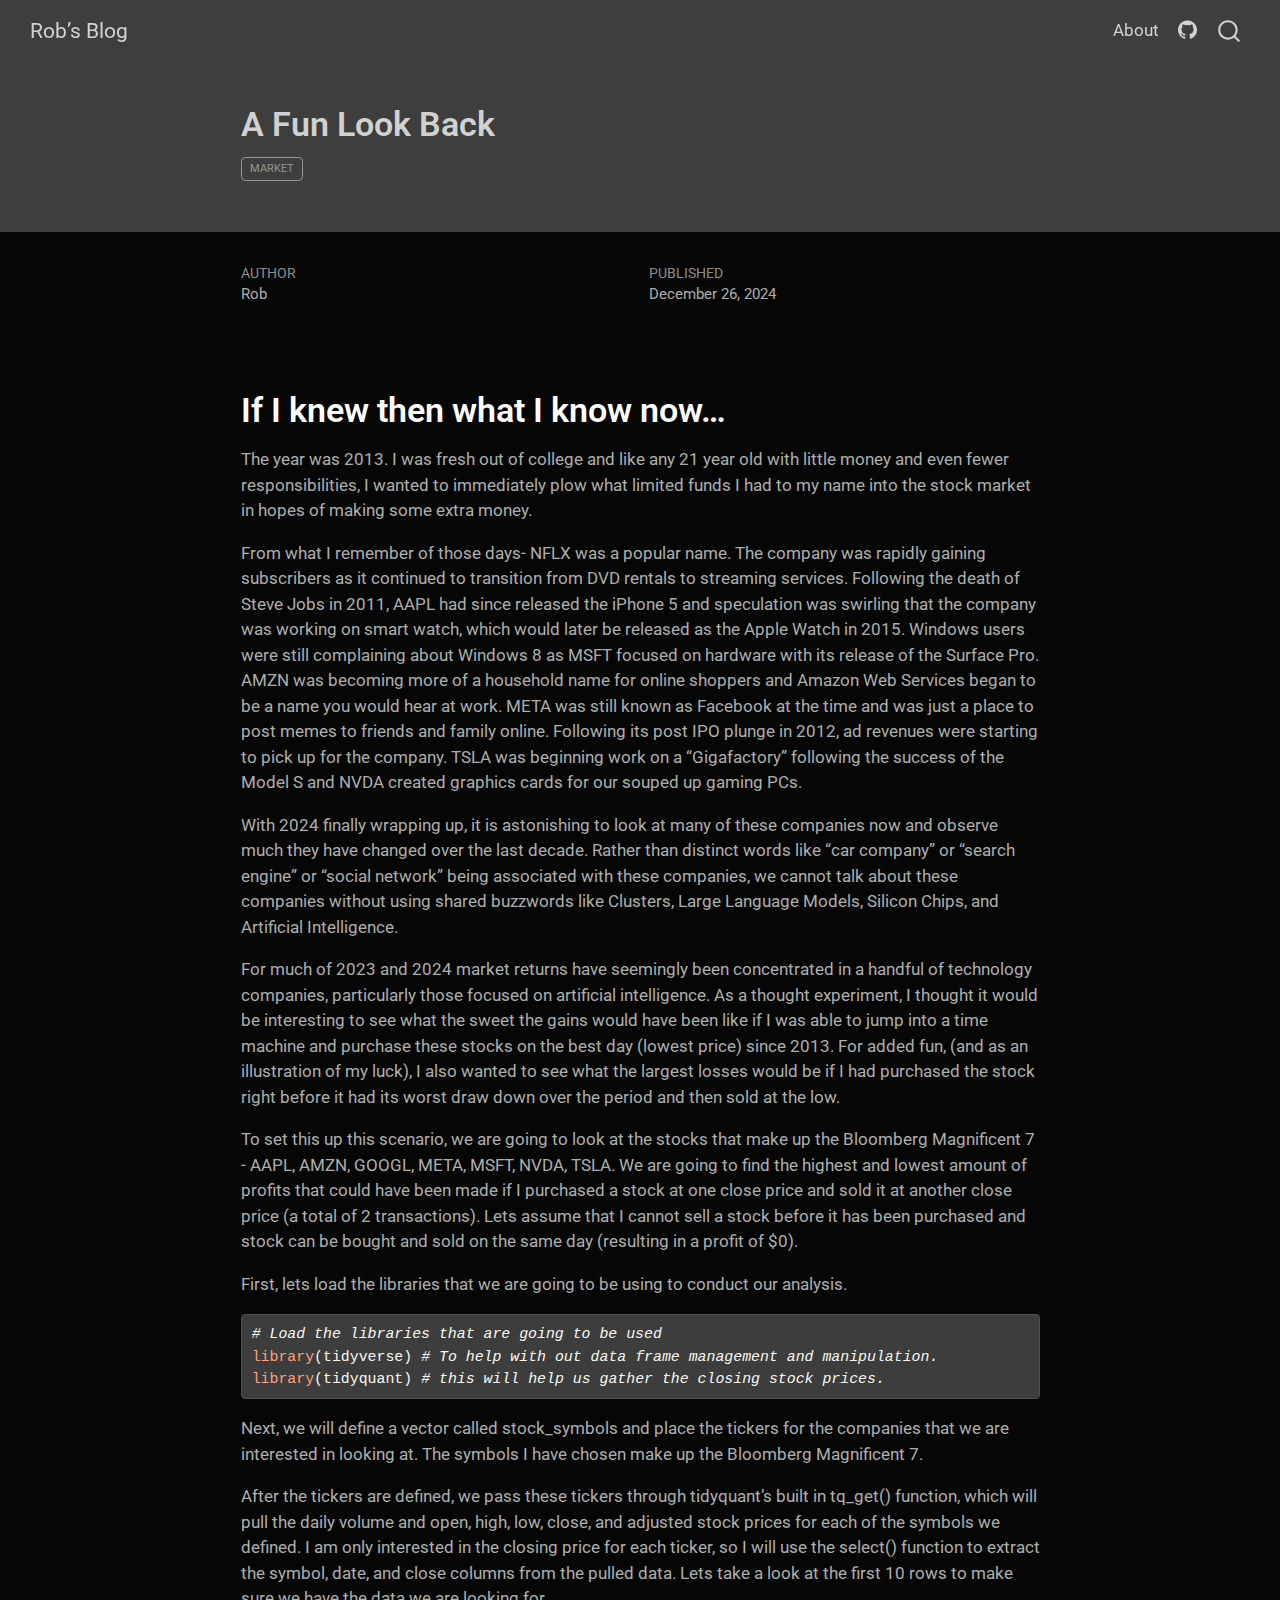
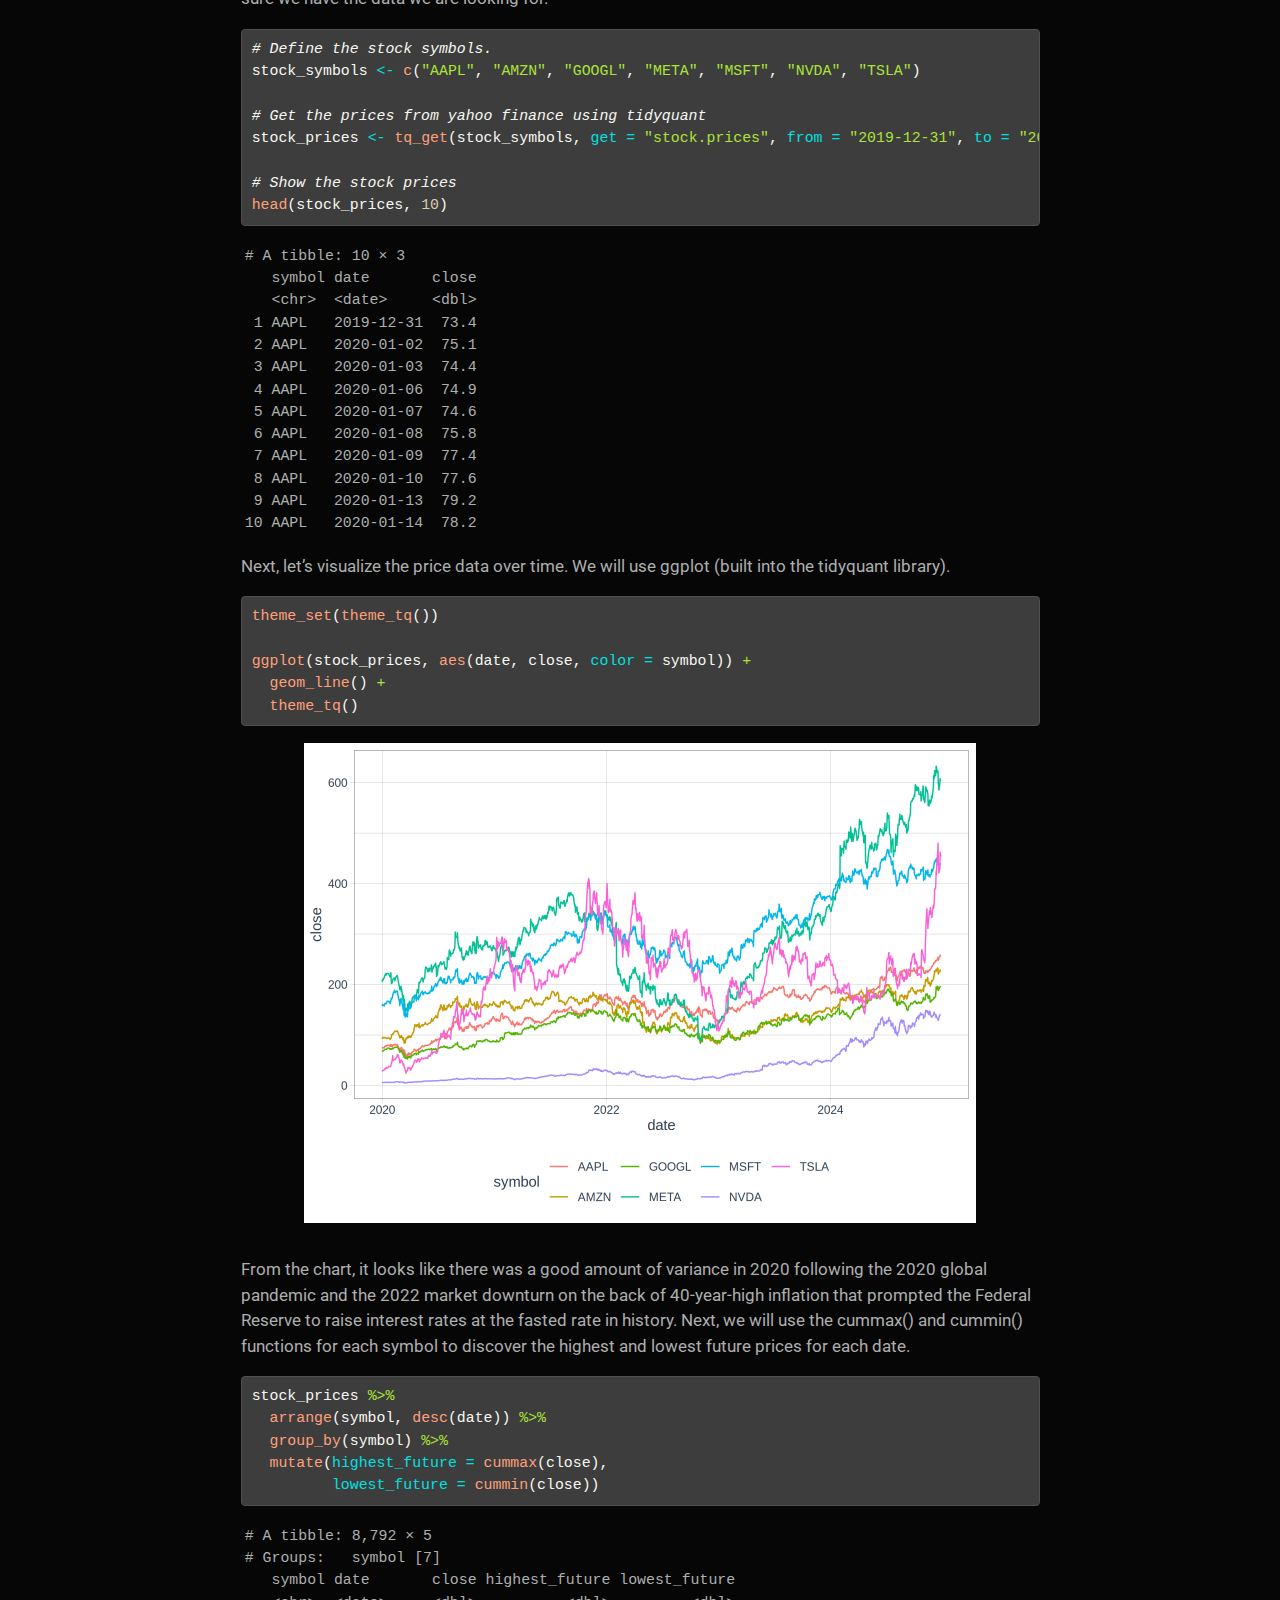
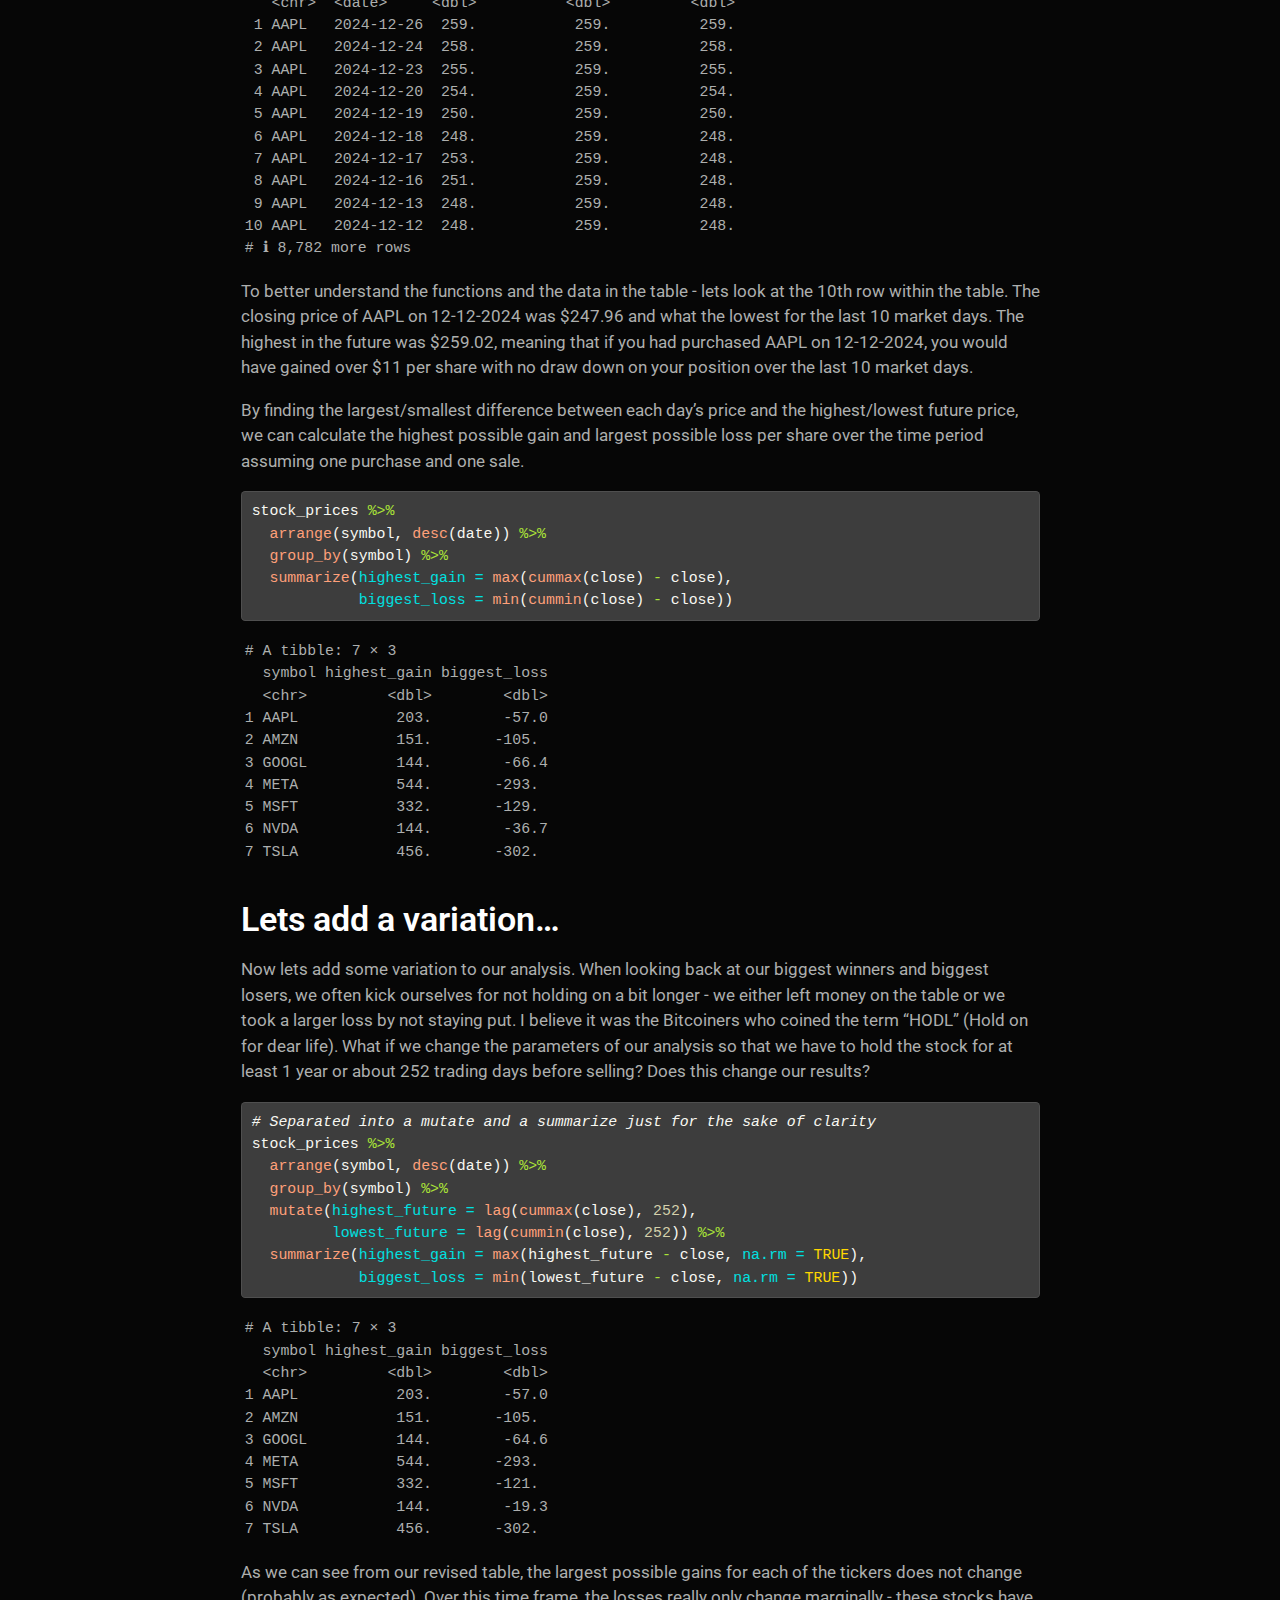
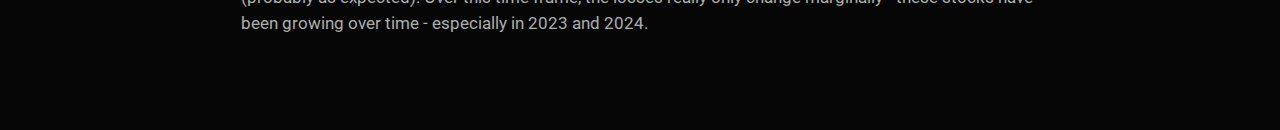
<file: docs/posts/best-worst-market-returns2024/index.html>
<!DOCTYPE html>
<html xmlns="http://www.w3.org/1999/xhtml" lang="en" xml:lang="en"><head>

<meta charset="utf-8">
<meta name="generator" content="quarto-1.5.57">

<meta name="viewport" content="width=device-width, initial-scale=1.0, user-scalable=yes">

<meta name="author" content="Rob">
<meta name="dcterms.date" content="2024-12-26">

<title>A Fun Look Back – Rob’s Blog</title>
<style>
code{white-space: pre-wrap;}
span.smallcaps{font-variant: small-caps;}
div.columns{display: flex; gap: min(4vw, 1.5em);}
div.column{flex: auto; overflow-x: auto;}
div.hanging-indent{margin-left: 1.5em; text-indent: -1.5em;}
ul.task-list{list-style: none;}
ul.task-list li input[type="checkbox"] {
  width: 0.8em;
  margin: 0 0.8em 0.2em -1em; /* quarto-specific, see https://github.com/quarto-dev/quarto-cli/issues/4556 */ 
  vertical-align: middle;
}
/* CSS for syntax highlighting */
pre > code.sourceCode { white-space: pre; position: relative; }
pre > code.sourceCode > span { line-height: 1.25; }
pre > code.sourceCode > span:empty { height: 1.2em; }
.sourceCode { overflow: visible; }
code.sourceCode > span { color: inherit; text-decoration: inherit; }
div.sourceCode { margin: 1em 0; }
pre.sourceCode { margin: 0; }
@media screen {
div.sourceCode { overflow: auto; }
}
@media print {
pre > code.sourceCode { white-space: pre-wrap; }
pre > code.sourceCode > span { display: inline-block; text-indent: -5em; padding-left: 5em; }
}
pre.numberSource code
  { counter-reset: source-line 0; }
pre.numberSource code > span
  { position: relative; left: -4em; counter-increment: source-line; }
pre.numberSource code > span > a:first-child::before
  { content: counter(source-line);
    position: relative; left: -1em; text-align: right; vertical-align: baseline;
    border: none; display: inline-block;
    -webkit-touch-callout: none; -webkit-user-select: none;
    -khtml-user-select: none; -moz-user-select: none;
    -ms-user-select: none; user-select: none;
    padding: 0 4px; width: 4em;
  }
pre.numberSource { margin-left: 3em;  padding-left: 4px; }
div.sourceCode
  {   }
@media screen {
pre > code.sourceCode > span > a:first-child::before { text-decoration: underline; }
}
</style>


<script src="../../site_libs/quarto-nav/quarto-nav.js"></script>
<script src="../../site_libs/quarto-nav/headroom.min.js"></script>
<script src="../../site_libs/clipboard/clipboard.min.js"></script>
<script src="../../site_libs/quarto-search/autocomplete.umd.js"></script>
<script src="../../site_libs/quarto-search/fuse.min.js"></script>
<script src="../../site_libs/quarto-search/quarto-search.js"></script>
<meta name="quarto:offset" content="../../">
<script src="../../site_libs/quarto-html/quarto.js"></script>
<script src="../../site_libs/quarto-html/popper.min.js"></script>
<script src="../../site_libs/quarto-html/tippy.umd.min.js"></script>
<script src="../../site_libs/quarto-html/anchor.min.js"></script>
<link href="../../site_libs/quarto-html/tippy.css" rel="stylesheet">
<link href="../../site_libs/quarto-html/quarto-syntax-highlighting-dark.css" rel="stylesheet" id="quarto-text-highlighting-styles">
<script src="../../site_libs/bootstrap/bootstrap.min.js"></script>
<link href="../../site_libs/bootstrap/bootstrap-icons.css" rel="stylesheet">
<link href="../../site_libs/bootstrap/bootstrap.min.css" rel="stylesheet" id="quarto-bootstrap" data-mode="dark">
<script id="quarto-search-options" type="application/json">{
  "location": "navbar",
  "copy-button": false,
  "collapse-after": 3,
  "panel-placement": "end",
  "type": "overlay",
  "limit": 50,
  "keyboard-shortcut": [
    "f",
    "/",
    "s"
  ],
  "show-item-context": false,
  "language": {
    "search-no-results-text": "No results",
    "search-matching-documents-text": "matching documents",
    "search-copy-link-title": "Copy link to search",
    "search-hide-matches-text": "Hide additional matches",
    "search-more-match-text": "more match in this document",
    "search-more-matches-text": "more matches in this document",
    "search-clear-button-title": "Clear",
    "search-text-placeholder": "",
    "search-detached-cancel-button-title": "Cancel",
    "search-submit-button-title": "Submit",
    "search-label": "Search"
  }
}</script>


<link rel="stylesheet" href="../../styles.css">
</head>

<body class="nav-fixed fullcontent">

<div id="quarto-search-results"></div>
  <header id="quarto-header" class="headroom fixed-top quarto-banner">
    <nav class="navbar navbar-expand-lg " data-bs-theme="dark">
      <div class="navbar-container container-fluid">
      <div class="navbar-brand-container mx-auto">
    <a class="navbar-brand" href="../../index.html">
    <span class="navbar-title">Rob’s Blog</span>
    </a>
  </div>
            <div id="quarto-search" class="" title="Search"></div>
          <button class="navbar-toggler" type="button" data-bs-toggle="collapse" data-bs-target="#navbarCollapse" aria-controls="navbarCollapse" role="menu" aria-expanded="false" aria-label="Toggle navigation" onclick="if (window.quartoToggleHeadroom) { window.quartoToggleHeadroom(); }">
  <span class="navbar-toggler-icon"></span>
</button>
          <div class="collapse navbar-collapse" id="navbarCollapse">
            <ul class="navbar-nav navbar-nav-scroll ms-auto">
  <li class="nav-item">
    <a class="nav-link" href="../../about.html"> 
<span class="menu-text">About</span></a>
  </li>  
  <li class="nav-item compact">
    <a class="nav-link" href="https://github.com/FranklinTheTank"> <i class="bi bi-github" role="img">
</i> 
<span class="menu-text"></span></a>
  </li>  
</ul>
          </div> <!-- /navcollapse -->
            <div class="quarto-navbar-tools">
</div>
      </div> <!-- /container-fluid -->
    </nav>
</header>
<!-- content -->
<header id="title-block-header" class="quarto-title-block default page-columns page-full">
  <div class="quarto-title-banner page-columns page-full">
    <div class="quarto-title column-body">
      <h1 class="title">A Fun Look Back</h1>
                                <div class="quarto-categories">
                <div class="quarto-category">market</div>
              </div>
                  </div>
  </div>
    
  
  <div class="quarto-title-meta">

      <div>
      <div class="quarto-title-meta-heading">Author</div>
      <div class="quarto-title-meta-contents">
               <p>Rob </p>
            </div>
    </div>
      
      <div>
      <div class="quarto-title-meta-heading">Published</div>
      <div class="quarto-title-meta-contents">
        <p class="date">December 26, 2024</p>
      </div>
    </div>
    
      
    </div>
    
  
  </header><div id="quarto-content" class="quarto-container page-columns page-rows-contents page-layout-article page-navbar">
<!-- sidebar -->
<!-- margin-sidebar -->
    
<!-- main -->
<main class="content quarto-banner-title-block" id="quarto-document-content">





<section id="if-i-knew-then-what-i-know-now" class="level1">
<h1>If I knew then what I know now…</h1>
<p>The year was 2013. I was fresh out of college and like any 21 year old with little money and even fewer responsibilities, I wanted to immediately plow what limited funds I had to my name into the stock market in hopes of making some extra money.</p>
<p>From what I remember of those days- NFLX was a popular name. The company was rapidly gaining subscribers as it continued to transition from DVD rentals to streaming services. Following the death of Steve Jobs in 2011, AAPL had since released the iPhone 5 and speculation was swirling that the company was working on smart watch, which would later be released as the Apple Watch in 2015. Windows users were still complaining about Windows 8 as MSFT focused on hardware with its release of the Surface Pro. AMZN was becoming more of a household name for online shoppers and Amazon Web Services began to be a name you would hear at work. META was still known as Facebook at the time and was just a place to post memes to friends and family online. Following its post IPO plunge in 2012, ad revenues were starting to pick up for the company. TSLA was beginning work on a “Gigafactory” following the success of the Model S and NVDA created graphics cards for our souped up gaming PCs.</p>
<p>With 2024 finally wrapping up, it is astonishing to look at many of these companies now and observe much they have changed over the last decade. Rather than distinct words like “car company” or “search engine” or “social network” being associated with these companies, we cannot talk about these companies without using shared buzzwords like Clusters, Large Language Models, Silicon Chips, and Artificial Intelligence.</p>
<p>For much of 2023 and 2024 market returns have seemingly been concentrated in a handful of technology companies, particularly those focused on artificial intelligence. As a thought experiment, I thought it would be interesting to see what the sweet the gains would have been like if I was able to jump into a time machine and purchase these stocks on the best day (lowest price) since 2013. For added fun, (and as an illustration of my luck), I also wanted to see what the largest losses would be if I had purchased the stock right before it had its worst draw down over the period and then sold at the low.</p>
<p>To set this up this scenario, we are going to look at the stocks that make up the Bloomberg Magnificent 7 - AAPL, AMZN, GOOGL, META, MSFT, NVDA, TSLA. We are going to find the highest and lowest amount of profits that could have been made if I purchased a stock at one close price and sold it at another close price (a total of 2 transactions). Lets assume that I cannot sell a stock before it has been purchased and stock can be bought and sold on the same day (resulting in a profit of $0).</p>
<p>First, lets load the libraries that we are going to be using to conduct our analysis.</p>
<div class="cell">
<div class="sourceCode cell-code" id="cb1"><pre class="sourceCode r code-with-copy"><code class="sourceCode r"><span id="cb1-1"><a href="#cb1-1" aria-hidden="true" tabindex="-1"></a><span class="co"># Load the libraries that are going to be used</span></span>
<span id="cb1-2"><a href="#cb1-2" aria-hidden="true" tabindex="-1"></a><span class="fu">library</span>(tidyverse) <span class="co"># To help with out data frame management and manipulation.</span></span>
<span id="cb1-3"><a href="#cb1-3" aria-hidden="true" tabindex="-1"></a><span class="fu">library</span>(tidyquant) <span class="co"># this will help us gather the closing stock prices. </span></span></code><button title="Copy to Clipboard" class="code-copy-button"><i class="bi"></i></button></pre></div>
</div>
<p>Next, we will define a vector called stock_symbols and place the tickers for the companies that we are interested in looking at. The symbols I have chosen make up the Bloomberg Magnificent 7.</p>
<p>After the tickers are defined, we pass these tickers through tidyquant’s built in tq_get() function, which will pull the daily volume and open, high, low, close, and adjusted stock prices for each of the symbols we defined. I am only interested in the closing price for each ticker, so I will use the select() function to extract the symbol, date, and close columns from the pulled data. Lets take a look at the first 10 rows to make sure we have the data we are looking for.</p>
<div class="cell" data-layout-align="center">
<div class="sourceCode cell-code" id="cb2"><pre class="sourceCode r code-with-copy"><code class="sourceCode r"><span id="cb2-1"><a href="#cb2-1" aria-hidden="true" tabindex="-1"></a><span class="co"># Define the stock symbols.</span></span>
<span id="cb2-2"><a href="#cb2-2" aria-hidden="true" tabindex="-1"></a>stock_symbols <span class="ot">&lt;-</span> <span class="fu">c</span>(<span class="st">"AAPL"</span>, <span class="st">"AMZN"</span>, <span class="st">"GOOGL"</span>, <span class="st">"META"</span>, <span class="st">"MSFT"</span>, <span class="st">"NVDA"</span>, <span class="st">"TSLA"</span>)</span>
<span id="cb2-3"><a href="#cb2-3" aria-hidden="true" tabindex="-1"></a></span>
<span id="cb2-4"><a href="#cb2-4" aria-hidden="true" tabindex="-1"></a><span class="co"># Get the prices from yahoo finance using tidyquant</span></span>
<span id="cb2-5"><a href="#cb2-5" aria-hidden="true" tabindex="-1"></a>stock_prices <span class="ot">&lt;-</span> <span class="fu">tq_get</span>(stock_symbols, <span class="at">get =</span> <span class="st">"stock.prices"</span>, <span class="at">from =</span> <span class="st">"2019-12-31"</span>, <span class="at">to =</span> <span class="st">"2024-12-27"</span>) <span class="sc">%&gt;%</span> <span class="fu">select</span>(symbol, date, close)</span>
<span id="cb2-6"><a href="#cb2-6" aria-hidden="true" tabindex="-1"></a></span>
<span id="cb2-7"><a href="#cb2-7" aria-hidden="true" tabindex="-1"></a><span class="co"># Show the stock prices</span></span>
<span id="cb2-8"><a href="#cb2-8" aria-hidden="true" tabindex="-1"></a><span class="fu">head</span>(stock_prices, <span class="dv">10</span>)</span></code><button title="Copy to Clipboard" class="code-copy-button"><i class="bi"></i></button></pre></div>
<div class="cell-output cell-output-stdout">
<pre><code># A tibble: 10 × 3
   symbol date       close
   &lt;chr&gt;  &lt;date&gt;     &lt;dbl&gt;
 1 AAPL   2019-12-31  73.4
 2 AAPL   2020-01-02  75.1
 3 AAPL   2020-01-03  74.4
 4 AAPL   2020-01-06  74.9
 5 AAPL   2020-01-07  74.6
 6 AAPL   2020-01-08  75.8
 7 AAPL   2020-01-09  77.4
 8 AAPL   2020-01-10  77.6
 9 AAPL   2020-01-13  79.2
10 AAPL   2020-01-14  78.2</code></pre>
</div>
</div>
<p>Next, let’s visualize the price data over time. We will use ggplot (built into the tidyquant library).</p>
<div class="cell" data-layout-align="center">
<div class="sourceCode cell-code" id="cb4"><pre class="sourceCode r code-with-copy"><code class="sourceCode r"><span id="cb4-1"><a href="#cb4-1" aria-hidden="true" tabindex="-1"></a><span class="fu">theme_set</span>(<span class="fu">theme_tq</span>())</span>
<span id="cb4-2"><a href="#cb4-2" aria-hidden="true" tabindex="-1"></a></span>
<span id="cb4-3"><a href="#cb4-3" aria-hidden="true" tabindex="-1"></a><span class="fu">ggplot</span>(stock_prices, <span class="fu">aes</span>(date, close, <span class="at">color =</span> symbol)) <span class="sc">+</span></span>
<span id="cb4-4"><a href="#cb4-4" aria-hidden="true" tabindex="-1"></a>  <span class="fu">geom_line</span>() <span class="sc">+</span></span>
<span id="cb4-5"><a href="#cb4-5" aria-hidden="true" tabindex="-1"></a>  <span class="fu">theme_tq</span>()</span></code><button title="Copy to Clipboard" class="code-copy-button"><i class="bi"></i></button></pre></div>
<div class="cell-output-display">
<div class="quarto-figure quarto-figure-center">
<figure class="figure">
<p><img src="index_files/figure-html/unnamed-chunk-3-1.png" class="img-fluid quarto-figure quarto-figure-center figure-img" width="672"></p>
</figure>
</div>
</div>
</div>
<p>From the chart, it looks like there was a good amount of variance in 2020 following the 2020 global pandemic and the 2022 market downturn on the back of 40-year-high inflation that prompted the Federal Reserve to raise interest rates at the fasted rate in history. Next, we will use the cummax() and cummin() functions for each symbol to discover the highest and lowest future prices for each date.</p>
<div class="cell" data-layout-align="center">
<div class="sourceCode cell-code" id="cb5"><pre class="sourceCode r code-with-copy"><code class="sourceCode r"><span id="cb5-1"><a href="#cb5-1" aria-hidden="true" tabindex="-1"></a>stock_prices <span class="sc">%&gt;%</span> </span>
<span id="cb5-2"><a href="#cb5-2" aria-hidden="true" tabindex="-1"></a>  <span class="fu">arrange</span>(symbol, <span class="fu">desc</span>(date)) <span class="sc">%&gt;%</span> </span>
<span id="cb5-3"><a href="#cb5-3" aria-hidden="true" tabindex="-1"></a>  <span class="fu">group_by</span>(symbol) <span class="sc">%&gt;%</span> </span>
<span id="cb5-4"><a href="#cb5-4" aria-hidden="true" tabindex="-1"></a>  <span class="fu">mutate</span>(<span class="at">highest_future =</span> <span class="fu">cummax</span>(close),</span>
<span id="cb5-5"><a href="#cb5-5" aria-hidden="true" tabindex="-1"></a>         <span class="at">lowest_future =</span> <span class="fu">cummin</span>(close))</span></code><button title="Copy to Clipboard" class="code-copy-button"><i class="bi"></i></button></pre></div>
<div class="cell-output cell-output-stdout">
<pre><code># A tibble: 8,792 × 5
# Groups:   symbol [7]
   symbol date       close highest_future lowest_future
   &lt;chr&gt;  &lt;date&gt;     &lt;dbl&gt;          &lt;dbl&gt;         &lt;dbl&gt;
 1 AAPL   2024-12-26  259.           259.          259.
 2 AAPL   2024-12-24  258.           259.          258.
 3 AAPL   2024-12-23  255.           259.          255.
 4 AAPL   2024-12-20  254.           259.          254.
 5 AAPL   2024-12-19  250.           259.          250.
 6 AAPL   2024-12-18  248.           259.          248.
 7 AAPL   2024-12-17  253.           259.          248.
 8 AAPL   2024-12-16  251.           259.          248.
 9 AAPL   2024-12-13  248.           259.          248.
10 AAPL   2024-12-12  248.           259.          248.
# ℹ 8,782 more rows</code></pre>
</div>
</div>
<p>To better understand the functions and the data in the table - lets look at the 10th row within the table. The closing price of AAPL on 12-12-2024 was $247.96 and what the lowest for the last 10 market days. The highest in the future was $259.02, meaning that if you had purchased AAPL on 12-12-2024, you would have gained over $11 per share with no draw down on your position over the last 10 market days.</p>
<p>By finding the largest/smallest difference between each day’s price and the highest/lowest future price, we can calculate the highest possible gain and largest possible loss per share over the time period assuming one purchase and one sale.</p>
<div class="cell" data-layout-align="center">
<div class="sourceCode cell-code" id="cb7"><pre class="sourceCode r code-with-copy"><code class="sourceCode r"><span id="cb7-1"><a href="#cb7-1" aria-hidden="true" tabindex="-1"></a>stock_prices <span class="sc">%&gt;%</span></span>
<span id="cb7-2"><a href="#cb7-2" aria-hidden="true" tabindex="-1"></a>  <span class="fu">arrange</span>(symbol, <span class="fu">desc</span>(date)) <span class="sc">%&gt;%</span></span>
<span id="cb7-3"><a href="#cb7-3" aria-hidden="true" tabindex="-1"></a>  <span class="fu">group_by</span>(symbol) <span class="sc">%&gt;%</span></span>
<span id="cb7-4"><a href="#cb7-4" aria-hidden="true" tabindex="-1"></a>  <span class="fu">summarize</span>(<span class="at">highest_gain =</span> <span class="fu">max</span>(<span class="fu">cummax</span>(close) <span class="sc">-</span> close),</span>
<span id="cb7-5"><a href="#cb7-5" aria-hidden="true" tabindex="-1"></a>            <span class="at">biggest_loss =</span> <span class="fu">min</span>(<span class="fu">cummin</span>(close) <span class="sc">-</span> close))</span></code><button title="Copy to Clipboard" class="code-copy-button"><i class="bi"></i></button></pre></div>
<div class="cell-output cell-output-stdout">
<pre><code># A tibble: 7 × 3
  symbol highest_gain biggest_loss
  &lt;chr&gt;         &lt;dbl&gt;        &lt;dbl&gt;
1 AAPL           203.        -57.0
2 AMZN           151.       -105. 
3 GOOGL          144.        -66.4
4 META           544.       -293. 
5 MSFT           332.       -129. 
6 NVDA           144.        -36.7
7 TSLA           456.       -302. </code></pre>
</div>
</div>
</section>
<section id="lets-add-a-variation" class="level1">
<h1>Lets add a variation…</h1>
<p>Now lets add some variation to our analysis. When looking back at our biggest winners and biggest losers, we often kick ourselves for not holding on a bit longer - we either left money on the table or we took a larger loss by not staying put. I believe it was the Bitcoiners who coined the term “HODL” (Hold on for dear life). What if we change the parameters of our analysis so that we have to hold the stock for at least 1 year or about 252 trading days before selling? Does this change our results?</p>
<div class="cell" data-layout-align="center">
<div class="sourceCode cell-code" id="cb9"><pre class="sourceCode r code-with-copy"><code class="sourceCode r"><span id="cb9-1"><a href="#cb9-1" aria-hidden="true" tabindex="-1"></a><span class="co"># Separated into a mutate and a summarize just for the sake of clarity</span></span>
<span id="cb9-2"><a href="#cb9-2" aria-hidden="true" tabindex="-1"></a>stock_prices <span class="sc">%&gt;%</span></span>
<span id="cb9-3"><a href="#cb9-3" aria-hidden="true" tabindex="-1"></a>  <span class="fu">arrange</span>(symbol, <span class="fu">desc</span>(date)) <span class="sc">%&gt;%</span></span>
<span id="cb9-4"><a href="#cb9-4" aria-hidden="true" tabindex="-1"></a>  <span class="fu">group_by</span>(symbol) <span class="sc">%&gt;%</span></span>
<span id="cb9-5"><a href="#cb9-5" aria-hidden="true" tabindex="-1"></a>  <span class="fu">mutate</span>(<span class="at">highest_future =</span> <span class="fu">lag</span>(<span class="fu">cummax</span>(close), <span class="dv">252</span>),</span>
<span id="cb9-6"><a href="#cb9-6" aria-hidden="true" tabindex="-1"></a>         <span class="at">lowest_future =</span> <span class="fu">lag</span>(<span class="fu">cummin</span>(close), <span class="dv">252</span>)) <span class="sc">%&gt;%</span></span>
<span id="cb9-7"><a href="#cb9-7" aria-hidden="true" tabindex="-1"></a>  <span class="fu">summarize</span>(<span class="at">highest_gain =</span> <span class="fu">max</span>(highest_future <span class="sc">-</span> close, <span class="at">na.rm =</span> <span class="cn">TRUE</span>),</span>
<span id="cb9-8"><a href="#cb9-8" aria-hidden="true" tabindex="-1"></a>            <span class="at">biggest_loss =</span> <span class="fu">min</span>(lowest_future <span class="sc">-</span> close, <span class="at">na.rm =</span> <span class="cn">TRUE</span>))</span></code><button title="Copy to Clipboard" class="code-copy-button"><i class="bi"></i></button></pre></div>
<div class="cell-output cell-output-stdout">
<pre><code># A tibble: 7 × 3
  symbol highest_gain biggest_loss
  &lt;chr&gt;         &lt;dbl&gt;        &lt;dbl&gt;
1 AAPL           203.        -57.0
2 AMZN           151.       -105. 
3 GOOGL          144.        -64.6
4 META           544.       -293. 
5 MSFT           332.       -121. 
6 NVDA           144.        -19.3
7 TSLA           456.       -302. </code></pre>
</div>
</div>
<p>As we can see from our revised table, the largest possible gains for each of the tickers does not change (probably as expected). Over this time frame, the losses really only change marginally - these stocks have been growing over time - especially in 2023 and 2024.</p>


</section>

</main> <!-- /main -->
<script id="quarto-html-after-body" type="application/javascript">
window.document.addEventListener("DOMContentLoaded", function (event) {
  const toggleBodyColorMode = (bsSheetEl) => {
    const mode = bsSheetEl.getAttribute("data-mode");
    const bodyEl = window.document.querySelector("body");
    if (mode === "dark") {
      bodyEl.classList.add("quarto-dark");
      bodyEl.classList.remove("quarto-light");
    } else {
      bodyEl.classList.add("quarto-light");
      bodyEl.classList.remove("quarto-dark");
    }
  }
  const toggleBodyColorPrimary = () => {
    const bsSheetEl = window.document.querySelector("link#quarto-bootstrap");
    if (bsSheetEl) {
      toggleBodyColorMode(bsSheetEl);
    }
  }
  toggleBodyColorPrimary();  
  const icon = "";
  const anchorJS = new window.AnchorJS();
  anchorJS.options = {
    placement: 'right',
    icon: icon
  };
  anchorJS.add('.anchored');
  const isCodeAnnotation = (el) => {
    for (const clz of el.classList) {
      if (clz.startsWith('code-annotation-')) {                     
        return true;
      }
    }
    return false;
  }
  const onCopySuccess = function(e) {
    // button target
    const button = e.trigger;
    // don't keep focus
    button.blur();
    // flash "checked"
    button.classList.add('code-copy-button-checked');
    var currentTitle = button.getAttribute("title");
    button.setAttribute("title", "Copied!");
    let tooltip;
    if (window.bootstrap) {
      button.setAttribute("data-bs-toggle", "tooltip");
      button.setAttribute("data-bs-placement", "left");
      button.setAttribute("data-bs-title", "Copied!");
      tooltip = new bootstrap.Tooltip(button, 
        { trigger: "manual", 
          customClass: "code-copy-button-tooltip",
          offset: [0, -8]});
      tooltip.show();    
    }
    setTimeout(function() {
      if (tooltip) {
        tooltip.hide();
        button.removeAttribute("data-bs-title");
        button.removeAttribute("data-bs-toggle");
        button.removeAttribute("data-bs-placement");
      }
      button.setAttribute("title", currentTitle);
      button.classList.remove('code-copy-button-checked');
    }, 1000);
    // clear code selection
    e.clearSelection();
  }
  const getTextToCopy = function(trigger) {
      const codeEl = trigger.previousElementSibling.cloneNode(true);
      for (const childEl of codeEl.children) {
        if (isCodeAnnotation(childEl)) {
          childEl.remove();
        }
      }
      return codeEl.innerText;
  }
  const clipboard = new window.ClipboardJS('.code-copy-button:not([data-in-quarto-modal])', {
    text: getTextToCopy
  });
  clipboard.on('success', onCopySuccess);
  if (window.document.getElementById('quarto-embedded-source-code-modal')) {
    // For code content inside modals, clipBoardJS needs to be initialized with a container option
    // TODO: Check when it could be a function (https://github.com/zenorocha/clipboard.js/issues/860)
    const clipboardModal = new window.ClipboardJS('.code-copy-button[data-in-quarto-modal]', {
      text: getTextToCopy,
      container: window.document.getElementById('quarto-embedded-source-code-modal')
    });
    clipboardModal.on('success', onCopySuccess);
  }
    var localhostRegex = new RegExp(/^(?:http|https):\/\/localhost\:?[0-9]*\//);
    var mailtoRegex = new RegExp(/^mailto:/);
      var filterRegex = new RegExp('/' + window.location.host + '/');
    var isInternal = (href) => {
        return filterRegex.test(href) || localhostRegex.test(href) || mailtoRegex.test(href);
    }
    // Inspect non-navigation links and adorn them if external
 	var links = window.document.querySelectorAll('a[href]:not(.nav-link):not(.navbar-brand):not(.toc-action):not(.sidebar-link):not(.sidebar-item-toggle):not(.pagination-link):not(.no-external):not([aria-hidden]):not(.dropdown-item):not(.quarto-navigation-tool):not(.about-link)');
    for (var i=0; i<links.length; i++) {
      const link = links[i];
      if (!isInternal(link.href)) {
        // undo the damage that might have been done by quarto-nav.js in the case of
        // links that we want to consider external
        if (link.dataset.originalHref !== undefined) {
          link.href = link.dataset.originalHref;
        }
      }
    }
  function tippyHover(el, contentFn, onTriggerFn, onUntriggerFn) {
    const config = {
      allowHTML: true,
      maxWidth: 500,
      delay: 100,
      arrow: false,
      appendTo: function(el) {
          return el.parentElement;
      },
      interactive: true,
      interactiveBorder: 10,
      theme: 'quarto',
      placement: 'bottom-start',
    };
    if (contentFn) {
      config.content = contentFn;
    }
    if (onTriggerFn) {
      config.onTrigger = onTriggerFn;
    }
    if (onUntriggerFn) {
      config.onUntrigger = onUntriggerFn;
    }
    window.tippy(el, config); 
  }
  const noterefs = window.document.querySelectorAll('a[role="doc-noteref"]');
  for (var i=0; i<noterefs.length; i++) {
    const ref = noterefs[i];
    tippyHover(ref, function() {
      // use id or data attribute instead here
      let href = ref.getAttribute('data-footnote-href') || ref.getAttribute('href');
      try { href = new URL(href).hash; } catch {}
      const id = href.replace(/^#\/?/, "");
      const note = window.document.getElementById(id);
      if (note) {
        return note.innerHTML;
      } else {
        return "";
      }
    });
  }
  const xrefs = window.document.querySelectorAll('a.quarto-xref');
  const processXRef = (id, note) => {
    // Strip column container classes
    const stripColumnClz = (el) => {
      el.classList.remove("page-full", "page-columns");
      if (el.children) {
        for (const child of el.children) {
          stripColumnClz(child);
        }
      }
    }
    stripColumnClz(note)
    if (id === null || id.startsWith('sec-')) {
      // Special case sections, only their first couple elements
      const container = document.createElement("div");
      if (note.children && note.children.length > 2) {
        container.appendChild(note.children[0].cloneNode(true));
        for (let i = 1; i < note.children.length; i++) {
          const child = note.children[i];
          if (child.tagName === "P" && child.innerText === "") {
            continue;
          } else {
            container.appendChild(child.cloneNode(true));
            break;
          }
        }
        if (window.Quarto?.typesetMath) {
          window.Quarto.typesetMath(container);
        }
        return container.innerHTML
      } else {
        if (window.Quarto?.typesetMath) {
          window.Quarto.typesetMath(note);
        }
        return note.innerHTML;
      }
    } else {
      // Remove any anchor links if they are present
      const anchorLink = note.querySelector('a.anchorjs-link');
      if (anchorLink) {
        anchorLink.remove();
      }
      if (window.Quarto?.typesetMath) {
        window.Quarto.typesetMath(note);
      }
      // TODO in 1.5, we should make sure this works without a callout special case
      if (note.classList.contains("callout")) {
        return note.outerHTML;
      } else {
        return note.innerHTML;
      }
    }
  }
  for (var i=0; i<xrefs.length; i++) {
    const xref = xrefs[i];
    tippyHover(xref, undefined, function(instance) {
      instance.disable();
      let url = xref.getAttribute('href');
      let hash = undefined; 
      if (url.startsWith('#')) {
        hash = url;
      } else {
        try { hash = new URL(url).hash; } catch {}
      }
      if (hash) {
        const id = hash.replace(/^#\/?/, "");
        const note = window.document.getElementById(id);
        if (note !== null) {
          try {
            const html = processXRef(id, note.cloneNode(true));
            instance.setContent(html);
          } finally {
            instance.enable();
            instance.show();
          }
        } else {
          // See if we can fetch this
          fetch(url.split('#')[0])
          .then(res => res.text())
          .then(html => {
            const parser = new DOMParser();
            const htmlDoc = parser.parseFromString(html, "text/html");
            const note = htmlDoc.getElementById(id);
            if (note !== null) {
              const html = processXRef(id, note);
              instance.setContent(html);
            } 
          }).finally(() => {
            instance.enable();
            instance.show();
          });
        }
      } else {
        // See if we can fetch a full url (with no hash to target)
        // This is a special case and we should probably do some content thinning / targeting
        fetch(url)
        .then(res => res.text())
        .then(html => {
          const parser = new DOMParser();
          const htmlDoc = parser.parseFromString(html, "text/html");
          const note = htmlDoc.querySelector('main.content');
          if (note !== null) {
            // This should only happen for chapter cross references
            // (since there is no id in the URL)
            // remove the first header
            if (note.children.length > 0 && note.children[0].tagName === "HEADER") {
              note.children[0].remove();
            }
            const html = processXRef(null, note);
            instance.setContent(html);
          } 
        }).finally(() => {
          instance.enable();
          instance.show();
        });
      }
    }, function(instance) {
    });
  }
      let selectedAnnoteEl;
      const selectorForAnnotation = ( cell, annotation) => {
        let cellAttr = 'data-code-cell="' + cell + '"';
        let lineAttr = 'data-code-annotation="' +  annotation + '"';
        const selector = 'span[' + cellAttr + '][' + lineAttr + ']';
        return selector;
      }
      const selectCodeLines = (annoteEl) => {
        const doc = window.document;
        const targetCell = annoteEl.getAttribute("data-target-cell");
        const targetAnnotation = annoteEl.getAttribute("data-target-annotation");
        const annoteSpan = window.document.querySelector(selectorForAnnotation(targetCell, targetAnnotation));
        const lines = annoteSpan.getAttribute("data-code-lines").split(",");
        const lineIds = lines.map((line) => {
          return targetCell + "-" + line;
        })
        let top = null;
        let height = null;
        let parent = null;
        if (lineIds.length > 0) {
            //compute the position of the single el (top and bottom and make a div)
            const el = window.document.getElementById(lineIds[0]);
            top = el.offsetTop;
            height = el.offsetHeight;
            parent = el.parentElement.parentElement;
          if (lineIds.length > 1) {
            const lastEl = window.document.getElementById(lineIds[lineIds.length - 1]);
            const bottom = lastEl.offsetTop + lastEl.offsetHeight;
            height = bottom - top;
          }
          if (top !== null && height !== null && parent !== null) {
            // cook up a div (if necessary) and position it 
            let div = window.document.getElementById("code-annotation-line-highlight");
            if (div === null) {
              div = window.document.createElement("div");
              div.setAttribute("id", "code-annotation-line-highlight");
              div.style.position = 'absolute';
              parent.appendChild(div);
            }
            div.style.top = top - 2 + "px";
            div.style.height = height + 4 + "px";
            div.style.left = 0;
            let gutterDiv = window.document.getElementById("code-annotation-line-highlight-gutter");
            if (gutterDiv === null) {
              gutterDiv = window.document.createElement("div");
              gutterDiv.setAttribute("id", "code-annotation-line-highlight-gutter");
              gutterDiv.style.position = 'absolute';
              const codeCell = window.document.getElementById(targetCell);
              const gutter = codeCell.querySelector('.code-annotation-gutter');
              gutter.appendChild(gutterDiv);
            }
            gutterDiv.style.top = top - 2 + "px";
            gutterDiv.style.height = height + 4 + "px";
          }
          selectedAnnoteEl = annoteEl;
        }
      };
      const unselectCodeLines = () => {
        const elementsIds = ["code-annotation-line-highlight", "code-annotation-line-highlight-gutter"];
        elementsIds.forEach((elId) => {
          const div = window.document.getElementById(elId);
          if (div) {
            div.remove();
          }
        });
        selectedAnnoteEl = undefined;
      };
        // Handle positioning of the toggle
    window.addEventListener(
      "resize",
      throttle(() => {
        elRect = undefined;
        if (selectedAnnoteEl) {
          selectCodeLines(selectedAnnoteEl);
        }
      }, 10)
    );
    function throttle(fn, ms) {
    let throttle = false;
    let timer;
      return (...args) => {
        if(!throttle) { // first call gets through
            fn.apply(this, args);
            throttle = true;
        } else { // all the others get throttled
            if(timer) clearTimeout(timer); // cancel #2
            timer = setTimeout(() => {
              fn.apply(this, args);
              timer = throttle = false;
            }, ms);
        }
      };
    }
      // Attach click handler to the DT
      const annoteDls = window.document.querySelectorAll('dt[data-target-cell]');
      for (const annoteDlNode of annoteDls) {
        annoteDlNode.addEventListener('click', (event) => {
          const clickedEl = event.target;
          if (clickedEl !== selectedAnnoteEl) {
            unselectCodeLines();
            const activeEl = window.document.querySelector('dt[data-target-cell].code-annotation-active');
            if (activeEl) {
              activeEl.classList.remove('code-annotation-active');
            }
            selectCodeLines(clickedEl);
            clickedEl.classList.add('code-annotation-active');
          } else {
            // Unselect the line
            unselectCodeLines();
            clickedEl.classList.remove('code-annotation-active');
          }
        });
      }
  const findCites = (el) => {
    const parentEl = el.parentElement;
    if (parentEl) {
      const cites = parentEl.dataset.cites;
      if (cites) {
        return {
          el,
          cites: cites.split(' ')
        };
      } else {
        return findCites(el.parentElement)
      }
    } else {
      return undefined;
    }
  };
  var bibliorefs = window.document.querySelectorAll('a[role="doc-biblioref"]');
  for (var i=0; i<bibliorefs.length; i++) {
    const ref = bibliorefs[i];
    const citeInfo = findCites(ref);
    if (citeInfo) {
      tippyHover(citeInfo.el, function() {
        var popup = window.document.createElement('div');
        citeInfo.cites.forEach(function(cite) {
          var citeDiv = window.document.createElement('div');
          citeDiv.classList.add('hanging-indent');
          citeDiv.classList.add('csl-entry');
          var biblioDiv = window.document.getElementById('ref-' + cite);
          if (biblioDiv) {
            citeDiv.innerHTML = biblioDiv.innerHTML;
          }
          popup.appendChild(citeDiv);
        });
        return popup.innerHTML;
      });
    }
  }
});
</script>
</div> <!-- /content -->




</body></html>
</file>
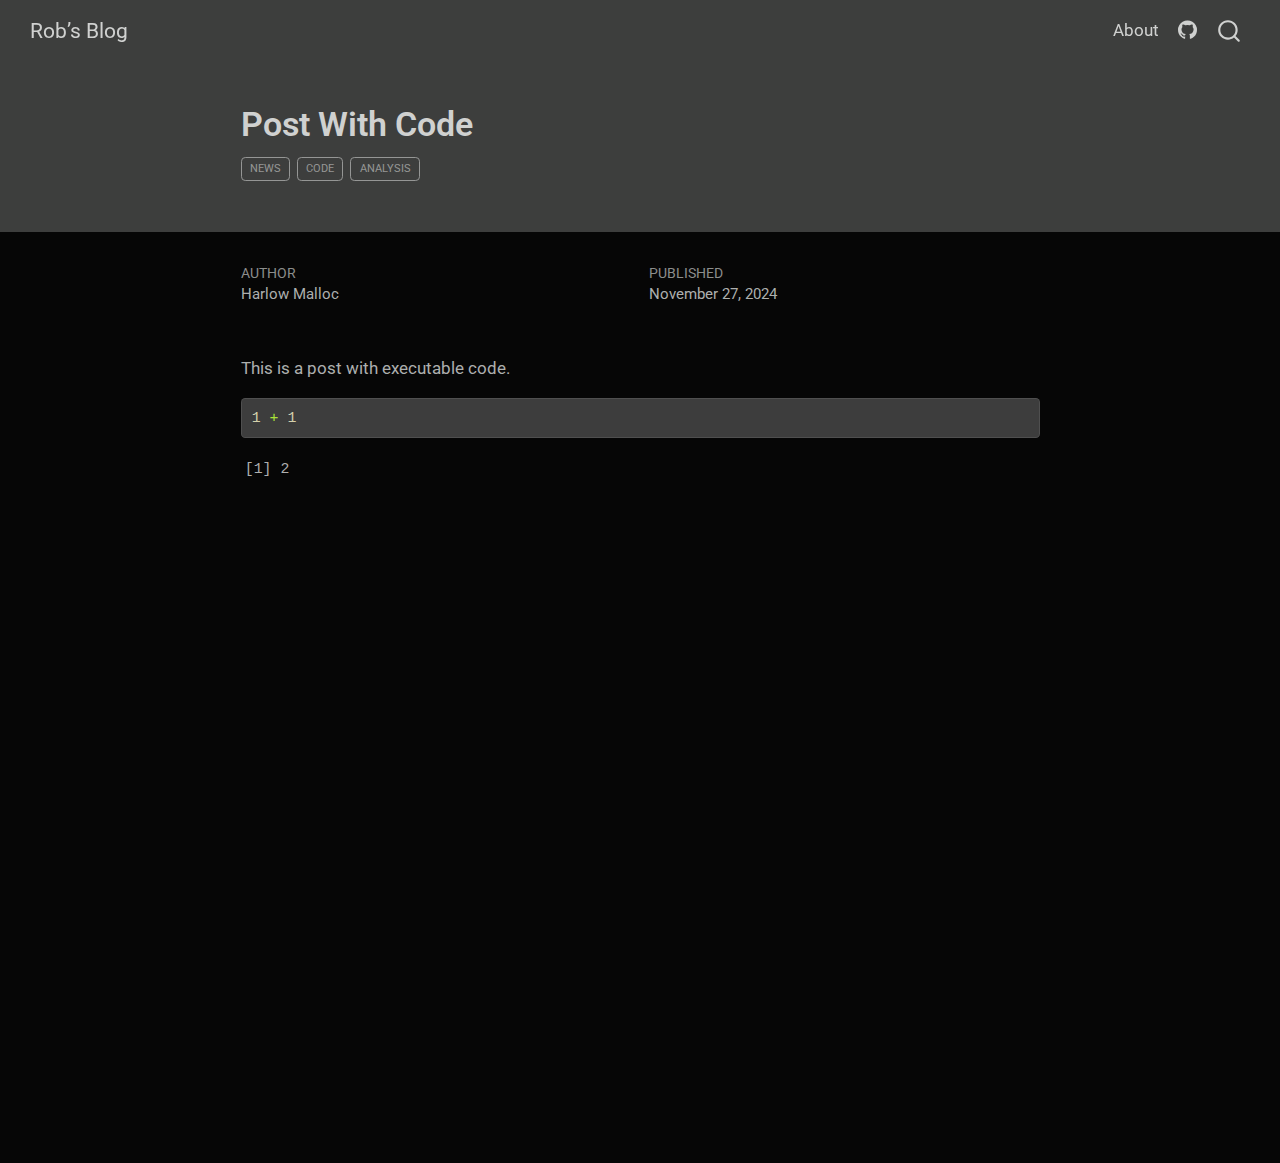
<file: docs/posts/post-with-code/index.html>
<!DOCTYPE html>
<html xmlns="http://www.w3.org/1999/xhtml" lang="en" xml:lang="en"><head>

<meta charset="utf-8">
<meta name="generator" content="quarto-1.5.57">

<meta name="viewport" content="width=device-width, initial-scale=1.0, user-scalable=yes">

<meta name="author" content="Harlow Malloc">
<meta name="dcterms.date" content="2024-11-27">

<title>Post With Code – Rob’s Blog</title>
<style>
code{white-space: pre-wrap;}
span.smallcaps{font-variant: small-caps;}
div.columns{display: flex; gap: min(4vw, 1.5em);}
div.column{flex: auto; overflow-x: auto;}
div.hanging-indent{margin-left: 1.5em; text-indent: -1.5em;}
ul.task-list{list-style: none;}
ul.task-list li input[type="checkbox"] {
  width: 0.8em;
  margin: 0 0.8em 0.2em -1em; /* quarto-specific, see https://github.com/quarto-dev/quarto-cli/issues/4556 */ 
  vertical-align: middle;
}
/* CSS for syntax highlighting */
pre > code.sourceCode { white-space: pre; position: relative; }
pre > code.sourceCode > span { line-height: 1.25; }
pre > code.sourceCode > span:empty { height: 1.2em; }
.sourceCode { overflow: visible; }
code.sourceCode > span { color: inherit; text-decoration: inherit; }
div.sourceCode { margin: 1em 0; }
pre.sourceCode { margin: 0; }
@media screen {
div.sourceCode { overflow: auto; }
}
@media print {
pre > code.sourceCode { white-space: pre-wrap; }
pre > code.sourceCode > span { display: inline-block; text-indent: -5em; padding-left: 5em; }
}
pre.numberSource code
  { counter-reset: source-line 0; }
pre.numberSource code > span
  { position: relative; left: -4em; counter-increment: source-line; }
pre.numberSource code > span > a:first-child::before
  { content: counter(source-line);
    position: relative; left: -1em; text-align: right; vertical-align: baseline;
    border: none; display: inline-block;
    -webkit-touch-callout: none; -webkit-user-select: none;
    -khtml-user-select: none; -moz-user-select: none;
    -ms-user-select: none; user-select: none;
    padding: 0 4px; width: 4em;
  }
pre.numberSource { margin-left: 3em;  padding-left: 4px; }
div.sourceCode
  {   }
@media screen {
pre > code.sourceCode > span > a:first-child::before { text-decoration: underline; }
}
</style>


<script src="../../site_libs/quarto-nav/quarto-nav.js"></script>
<script src="../../site_libs/quarto-nav/headroom.min.js"></script>
<script src="../../site_libs/clipboard/clipboard.min.js"></script>
<script src="../../site_libs/quarto-search/autocomplete.umd.js"></script>
<script src="../../site_libs/quarto-search/fuse.min.js"></script>
<script src="../../site_libs/quarto-search/quarto-search.js"></script>
<meta name="quarto:offset" content="../../">
<script src="../../site_libs/quarto-html/quarto.js"></script>
<script src="../../site_libs/quarto-html/popper.min.js"></script>
<script src="../../site_libs/quarto-html/tippy.umd.min.js"></script>
<script src="../../site_libs/quarto-html/anchor.min.js"></script>
<link href="../../site_libs/quarto-html/tippy.css" rel="stylesheet">
<link href="../../site_libs/quarto-html/quarto-syntax-highlighting-dark.css" rel="stylesheet" id="quarto-text-highlighting-styles">
<script src="../../site_libs/bootstrap/bootstrap.min.js"></script>
<link href="../../site_libs/bootstrap/bootstrap-icons.css" rel="stylesheet">
<link href="../../site_libs/bootstrap/bootstrap.min.css" rel="stylesheet" id="quarto-bootstrap" data-mode="dark">
<script id="quarto-search-options" type="application/json">{
  "location": "navbar",
  "copy-button": false,
  "collapse-after": 3,
  "panel-placement": "end",
  "type": "overlay",
  "limit": 50,
  "keyboard-shortcut": [
    "f",
    "/",
    "s"
  ],
  "show-item-context": false,
  "language": {
    "search-no-results-text": "No results",
    "search-matching-documents-text": "matching documents",
    "search-copy-link-title": "Copy link to search",
    "search-hide-matches-text": "Hide additional matches",
    "search-more-match-text": "more match in this document",
    "search-more-matches-text": "more matches in this document",
    "search-clear-button-title": "Clear",
    "search-text-placeholder": "",
    "search-detached-cancel-button-title": "Cancel",
    "search-submit-button-title": "Submit",
    "search-label": "Search"
  }
}</script>


<link rel="stylesheet" href="../../styles.css">
</head>

<body class="nav-fixed fullcontent">

<div id="quarto-search-results"></div>
  <header id="quarto-header" class="headroom fixed-top quarto-banner">
    <nav class="navbar navbar-expand-lg " data-bs-theme="dark">
      <div class="navbar-container container-fluid">
      <div class="navbar-brand-container mx-auto">
    <a class="navbar-brand" href="../../index.html">
    <span class="navbar-title">Rob’s Blog</span>
    </a>
  </div>
            <div id="quarto-search" class="" title="Search"></div>
          <button class="navbar-toggler" type="button" data-bs-toggle="collapse" data-bs-target="#navbarCollapse" aria-controls="navbarCollapse" role="menu" aria-expanded="false" aria-label="Toggle navigation" onclick="if (window.quartoToggleHeadroom) { window.quartoToggleHeadroom(); }">
  <span class="navbar-toggler-icon"></span>
</button>
          <div class="collapse navbar-collapse" id="navbarCollapse">
            <ul class="navbar-nav navbar-nav-scroll ms-auto">
  <li class="nav-item">
    <a class="nav-link" href="../../about.html"> 
<span class="menu-text">About</span></a>
  </li>  
  <li class="nav-item compact">
    <a class="nav-link" href="https://github.com/FranklinTheTank"> <i class="bi bi-github" role="img">
</i> 
<span class="menu-text"></span></a>
  </li>  
</ul>
          </div> <!-- /navcollapse -->
            <div class="quarto-navbar-tools">
</div>
      </div> <!-- /container-fluid -->
    </nav>
</header>
<!-- content -->
<header id="title-block-header" class="quarto-title-block default page-columns page-full">
  <div class="quarto-title-banner page-columns page-full">
    <div class="quarto-title column-body">
      <h1 class="title">Post With Code</h1>
                                <div class="quarto-categories">
                <div class="quarto-category">news</div>
                <div class="quarto-category">code</div>
                <div class="quarto-category">analysis</div>
              </div>
                  </div>
  </div>
    
  
  <div class="quarto-title-meta">

      <div>
      <div class="quarto-title-meta-heading">Author</div>
      <div class="quarto-title-meta-contents">
               <p>Harlow Malloc </p>
            </div>
    </div>
      
      <div>
      <div class="quarto-title-meta-heading">Published</div>
      <div class="quarto-title-meta-contents">
        <p class="date">November 27, 2024</p>
      </div>
    </div>
    
      
    </div>
    
  
  </header><div id="quarto-content" class="quarto-container page-columns page-rows-contents page-layout-article page-navbar">
<!-- sidebar -->
<!-- margin-sidebar -->
    
<!-- main -->
<main class="content quarto-banner-title-block" id="quarto-document-content">





<p>This is a post with executable code.</p>
<div class="cell">
<div class="sourceCode cell-code" id="cb1"><pre class="sourceCode r code-with-copy"><code class="sourceCode r"><span id="cb1-1"><a href="#cb1-1" aria-hidden="true" tabindex="-1"></a><span class="dv">1</span> <span class="sc">+</span> <span class="dv">1</span></span></code><button title="Copy to Clipboard" class="code-copy-button"><i class="bi"></i></button></pre></div>
<div class="cell-output cell-output-stdout">
<pre><code>[1] 2</code></pre>
</div>
</div>



</main> <!-- /main -->
<script id="quarto-html-after-body" type="application/javascript">
window.document.addEventListener("DOMContentLoaded", function (event) {
  const toggleBodyColorMode = (bsSheetEl) => {
    const mode = bsSheetEl.getAttribute("data-mode");
    const bodyEl = window.document.querySelector("body");
    if (mode === "dark") {
      bodyEl.classList.add("quarto-dark");
      bodyEl.classList.remove("quarto-light");
    } else {
      bodyEl.classList.add("quarto-light");
      bodyEl.classList.remove("quarto-dark");
    }
  }
  const toggleBodyColorPrimary = () => {
    const bsSheetEl = window.document.querySelector("link#quarto-bootstrap");
    if (bsSheetEl) {
      toggleBodyColorMode(bsSheetEl);
    }
  }
  toggleBodyColorPrimary();  
  const icon = "";
  const anchorJS = new window.AnchorJS();
  anchorJS.options = {
    placement: 'right',
    icon: icon
  };
  anchorJS.add('.anchored');
  const isCodeAnnotation = (el) => {
    for (const clz of el.classList) {
      if (clz.startsWith('code-annotation-')) {                     
        return true;
      }
    }
    return false;
  }
  const onCopySuccess = function(e) {
    // button target
    const button = e.trigger;
    // don't keep focus
    button.blur();
    // flash "checked"
    button.classList.add('code-copy-button-checked');
    var currentTitle = button.getAttribute("title");
    button.setAttribute("title", "Copied!");
    let tooltip;
    if (window.bootstrap) {
      button.setAttribute("data-bs-toggle", "tooltip");
      button.setAttribute("data-bs-placement", "left");
      button.setAttribute("data-bs-title", "Copied!");
      tooltip = new bootstrap.Tooltip(button, 
        { trigger: "manual", 
          customClass: "code-copy-button-tooltip",
          offset: [0, -8]});
      tooltip.show();    
    }
    setTimeout(function() {
      if (tooltip) {
        tooltip.hide();
        button.removeAttribute("data-bs-title");
        button.removeAttribute("data-bs-toggle");
        button.removeAttribute("data-bs-placement");
      }
      button.setAttribute("title", currentTitle);
      button.classList.remove('code-copy-button-checked');
    }, 1000);
    // clear code selection
    e.clearSelection();
  }
  const getTextToCopy = function(trigger) {
      const codeEl = trigger.previousElementSibling.cloneNode(true);
      for (const childEl of codeEl.children) {
        if (isCodeAnnotation(childEl)) {
          childEl.remove();
        }
      }
      return codeEl.innerText;
  }
  const clipboard = new window.ClipboardJS('.code-copy-button:not([data-in-quarto-modal])', {
    text: getTextToCopy
  });
  clipboard.on('success', onCopySuccess);
  if (window.document.getElementById('quarto-embedded-source-code-modal')) {
    // For code content inside modals, clipBoardJS needs to be initialized with a container option
    // TODO: Check when it could be a function (https://github.com/zenorocha/clipboard.js/issues/860)
    const clipboardModal = new window.ClipboardJS('.code-copy-button[data-in-quarto-modal]', {
      text: getTextToCopy,
      container: window.document.getElementById('quarto-embedded-source-code-modal')
    });
    clipboardModal.on('success', onCopySuccess);
  }
    var localhostRegex = new RegExp(/^(?:http|https):\/\/localhost\:?[0-9]*\//);
    var mailtoRegex = new RegExp(/^mailto:/);
      var filterRegex = new RegExp('/' + window.location.host + '/');
    var isInternal = (href) => {
        return filterRegex.test(href) || localhostRegex.test(href) || mailtoRegex.test(href);
    }
    // Inspect non-navigation links and adorn them if external
 	var links = window.document.querySelectorAll('a[href]:not(.nav-link):not(.navbar-brand):not(.toc-action):not(.sidebar-link):not(.sidebar-item-toggle):not(.pagination-link):not(.no-external):not([aria-hidden]):not(.dropdown-item):not(.quarto-navigation-tool):not(.about-link)');
    for (var i=0; i<links.length; i++) {
      const link = links[i];
      if (!isInternal(link.href)) {
        // undo the damage that might have been done by quarto-nav.js in the case of
        // links that we want to consider external
        if (link.dataset.originalHref !== undefined) {
          link.href = link.dataset.originalHref;
        }
      }
    }
  function tippyHover(el, contentFn, onTriggerFn, onUntriggerFn) {
    const config = {
      allowHTML: true,
      maxWidth: 500,
      delay: 100,
      arrow: false,
      appendTo: function(el) {
          return el.parentElement;
      },
      interactive: true,
      interactiveBorder: 10,
      theme: 'quarto',
      placement: 'bottom-start',
    };
    if (contentFn) {
      config.content = contentFn;
    }
    if (onTriggerFn) {
      config.onTrigger = onTriggerFn;
    }
    if (onUntriggerFn) {
      config.onUntrigger = onUntriggerFn;
    }
    window.tippy(el, config); 
  }
  const noterefs = window.document.querySelectorAll('a[role="doc-noteref"]');
  for (var i=0; i<noterefs.length; i++) {
    const ref = noterefs[i];
    tippyHover(ref, function() {
      // use id or data attribute instead here
      let href = ref.getAttribute('data-footnote-href') || ref.getAttribute('href');
      try { href = new URL(href).hash; } catch {}
      const id = href.replace(/^#\/?/, "");
      const note = window.document.getElementById(id);
      if (note) {
        return note.innerHTML;
      } else {
        return "";
      }
    });
  }
  const xrefs = window.document.querySelectorAll('a.quarto-xref');
  const processXRef = (id, note) => {
    // Strip column container classes
    const stripColumnClz = (el) => {
      el.classList.remove("page-full", "page-columns");
      if (el.children) {
        for (const child of el.children) {
          stripColumnClz(child);
        }
      }
    }
    stripColumnClz(note)
    if (id === null || id.startsWith('sec-')) {
      // Special case sections, only their first couple elements
      const container = document.createElement("div");
      if (note.children && note.children.length > 2) {
        container.appendChild(note.children[0].cloneNode(true));
        for (let i = 1; i < note.children.length; i++) {
          const child = note.children[i];
          if (child.tagName === "P" && child.innerText === "") {
            continue;
          } else {
            container.appendChild(child.cloneNode(true));
            break;
          }
        }
        if (window.Quarto?.typesetMath) {
          window.Quarto.typesetMath(container);
        }
        return container.innerHTML
      } else {
        if (window.Quarto?.typesetMath) {
          window.Quarto.typesetMath(note);
        }
        return note.innerHTML;
      }
    } else {
      // Remove any anchor links if they are present
      const anchorLink = note.querySelector('a.anchorjs-link');
      if (anchorLink) {
        anchorLink.remove();
      }
      if (window.Quarto?.typesetMath) {
        window.Quarto.typesetMath(note);
      }
      // TODO in 1.5, we should make sure this works without a callout special case
      if (note.classList.contains("callout")) {
        return note.outerHTML;
      } else {
        return note.innerHTML;
      }
    }
  }
  for (var i=0; i<xrefs.length; i++) {
    const xref = xrefs[i];
    tippyHover(xref, undefined, function(instance) {
      instance.disable();
      let url = xref.getAttribute('href');
      let hash = undefined; 
      if (url.startsWith('#')) {
        hash = url;
      } else {
        try { hash = new URL(url).hash; } catch {}
      }
      if (hash) {
        const id = hash.replace(/^#\/?/, "");
        const note = window.document.getElementById(id);
        if (note !== null) {
          try {
            const html = processXRef(id, note.cloneNode(true));
            instance.setContent(html);
          } finally {
            instance.enable();
            instance.show();
          }
        } else {
          // See if we can fetch this
          fetch(url.split('#')[0])
          .then(res => res.text())
          .then(html => {
            const parser = new DOMParser();
            const htmlDoc = parser.parseFromString(html, "text/html");
            const note = htmlDoc.getElementById(id);
            if (note !== null) {
              const html = processXRef(id, note);
              instance.setContent(html);
            } 
          }).finally(() => {
            instance.enable();
            instance.show();
          });
        }
      } else {
        // See if we can fetch a full url (with no hash to target)
        // This is a special case and we should probably do some content thinning / targeting
        fetch(url)
        .then(res => res.text())
        .then(html => {
          const parser = new DOMParser();
          const htmlDoc = parser.parseFromString(html, "text/html");
          const note = htmlDoc.querySelector('main.content');
          if (note !== null) {
            // This should only happen for chapter cross references
            // (since there is no id in the URL)
            // remove the first header
            if (note.children.length > 0 && note.children[0].tagName === "HEADER") {
              note.children[0].remove();
            }
            const html = processXRef(null, note);
            instance.setContent(html);
          } 
        }).finally(() => {
          instance.enable();
          instance.show();
        });
      }
    }, function(instance) {
    });
  }
      let selectedAnnoteEl;
      const selectorForAnnotation = ( cell, annotation) => {
        let cellAttr = 'data-code-cell="' + cell + '"';
        let lineAttr = 'data-code-annotation="' +  annotation + '"';
        const selector = 'span[' + cellAttr + '][' + lineAttr + ']';
        return selector;
      }
      const selectCodeLines = (annoteEl) => {
        const doc = window.document;
        const targetCell = annoteEl.getAttribute("data-target-cell");
        const targetAnnotation = annoteEl.getAttribute("data-target-annotation");
        const annoteSpan = window.document.querySelector(selectorForAnnotation(targetCell, targetAnnotation));
        const lines = annoteSpan.getAttribute("data-code-lines").split(",");
        const lineIds = lines.map((line) => {
          return targetCell + "-" + line;
        })
        let top = null;
        let height = null;
        let parent = null;
        if (lineIds.length > 0) {
            //compute the position of the single el (top and bottom and make a div)
            const el = window.document.getElementById(lineIds[0]);
            top = el.offsetTop;
            height = el.offsetHeight;
            parent = el.parentElement.parentElement;
          if (lineIds.length > 1) {
            const lastEl = window.document.getElementById(lineIds[lineIds.length - 1]);
            const bottom = lastEl.offsetTop + lastEl.offsetHeight;
            height = bottom - top;
          }
          if (top !== null && height !== null && parent !== null) {
            // cook up a div (if necessary) and position it 
            let div = window.document.getElementById("code-annotation-line-highlight");
            if (div === null) {
              div = window.document.createElement("div");
              div.setAttribute("id", "code-annotation-line-highlight");
              div.style.position = 'absolute';
              parent.appendChild(div);
            }
            div.style.top = top - 2 + "px";
            div.style.height = height + 4 + "px";
            div.style.left = 0;
            let gutterDiv = window.document.getElementById("code-annotation-line-highlight-gutter");
            if (gutterDiv === null) {
              gutterDiv = window.document.createElement("div");
              gutterDiv.setAttribute("id", "code-annotation-line-highlight-gutter");
              gutterDiv.style.position = 'absolute';
              const codeCell = window.document.getElementById(targetCell);
              const gutter = codeCell.querySelector('.code-annotation-gutter');
              gutter.appendChild(gutterDiv);
            }
            gutterDiv.style.top = top - 2 + "px";
            gutterDiv.style.height = height + 4 + "px";
          }
          selectedAnnoteEl = annoteEl;
        }
      };
      const unselectCodeLines = () => {
        const elementsIds = ["code-annotation-line-highlight", "code-annotation-line-highlight-gutter"];
        elementsIds.forEach((elId) => {
          const div = window.document.getElementById(elId);
          if (div) {
            div.remove();
          }
        });
        selectedAnnoteEl = undefined;
      };
        // Handle positioning of the toggle
    window.addEventListener(
      "resize",
      throttle(() => {
        elRect = undefined;
        if (selectedAnnoteEl) {
          selectCodeLines(selectedAnnoteEl);
        }
      }, 10)
    );
    function throttle(fn, ms) {
    let throttle = false;
    let timer;
      return (...args) => {
        if(!throttle) { // first call gets through
            fn.apply(this, args);
            throttle = true;
        } else { // all the others get throttled
            if(timer) clearTimeout(timer); // cancel #2
            timer = setTimeout(() => {
              fn.apply(this, args);
              timer = throttle = false;
            }, ms);
        }
      };
    }
      // Attach click handler to the DT
      const annoteDls = window.document.querySelectorAll('dt[data-target-cell]');
      for (const annoteDlNode of annoteDls) {
        annoteDlNode.addEventListener('click', (event) => {
          const clickedEl = event.target;
          if (clickedEl !== selectedAnnoteEl) {
            unselectCodeLines();
            const activeEl = window.document.querySelector('dt[data-target-cell].code-annotation-active');
            if (activeEl) {
              activeEl.classList.remove('code-annotation-active');
            }
            selectCodeLines(clickedEl);
            clickedEl.classList.add('code-annotation-active');
          } else {
            // Unselect the line
            unselectCodeLines();
            clickedEl.classList.remove('code-annotation-active');
          }
        });
      }
  const findCites = (el) => {
    const parentEl = el.parentElement;
    if (parentEl) {
      const cites = parentEl.dataset.cites;
      if (cites) {
        return {
          el,
          cites: cites.split(' ')
        };
      } else {
        return findCites(el.parentElement)
      }
    } else {
      return undefined;
    }
  };
  var bibliorefs = window.document.querySelectorAll('a[role="doc-biblioref"]');
  for (var i=0; i<bibliorefs.length; i++) {
    const ref = bibliorefs[i];
    const citeInfo = findCites(ref);
    if (citeInfo) {
      tippyHover(citeInfo.el, function() {
        var popup = window.document.createElement('div');
        citeInfo.cites.forEach(function(cite) {
          var citeDiv = window.document.createElement('div');
          citeDiv.classList.add('hanging-indent');
          citeDiv.classList.add('csl-entry');
          var biblioDiv = window.document.getElementById('ref-' + cite);
          if (biblioDiv) {
            citeDiv.innerHTML = biblioDiv.innerHTML;
          }
          popup.appendChild(citeDiv);
        });
        return popup.innerHTML;
      });
    }
  }
});
</script>
</div> <!-- /content -->




</body></html>
</file>
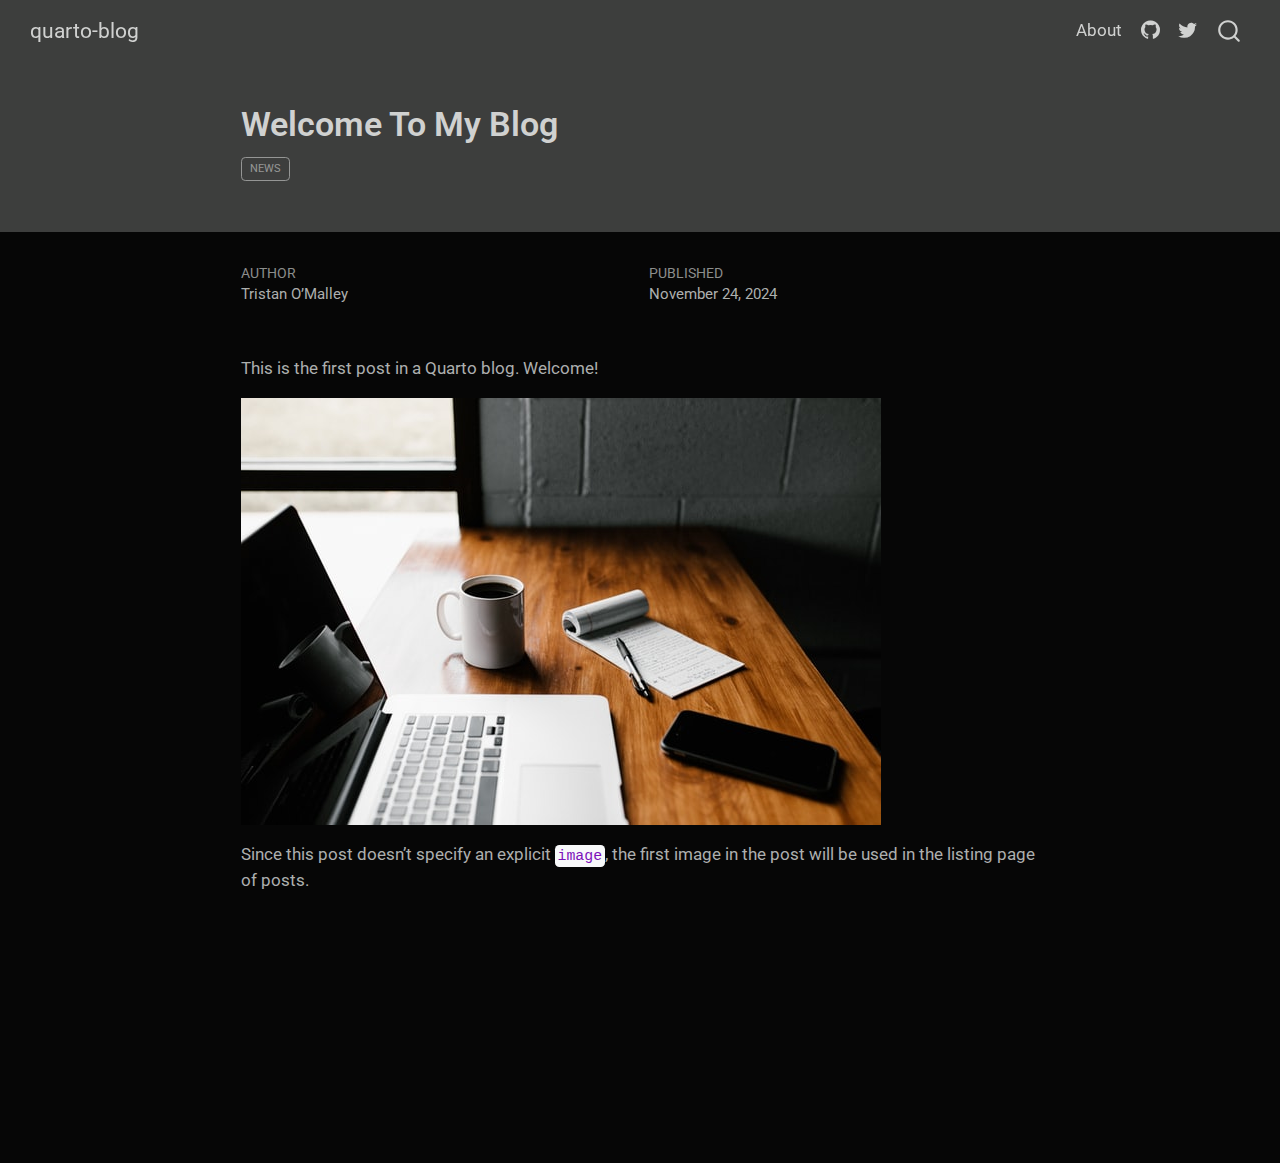
<file: docs/posts/welcome/index.html>
<!DOCTYPE html>
<html xmlns="http://www.w3.org/1999/xhtml" lang="en" xml:lang="en"><head>

<meta charset="utf-8">
<meta name="generator" content="quarto-1.5.57">

<meta name="viewport" content="width=device-width, initial-scale=1.0, user-scalable=yes">

<meta name="author" content="Tristan O’Malley">
<meta name="dcterms.date" content="2024-11-24">

<title>Welcome To My Blog – quarto-blog</title>
<style>
code{white-space: pre-wrap;}
span.smallcaps{font-variant: small-caps;}
div.columns{display: flex; gap: min(4vw, 1.5em);}
div.column{flex: auto; overflow-x: auto;}
div.hanging-indent{margin-left: 1.5em; text-indent: -1.5em;}
ul.task-list{list-style: none;}
ul.task-list li input[type="checkbox"] {
  width: 0.8em;
  margin: 0 0.8em 0.2em -1em; /* quarto-specific, see https://github.com/quarto-dev/quarto-cli/issues/4556 */ 
  vertical-align: middle;
}
</style>


<script src="../../site_libs/quarto-nav/quarto-nav.js"></script>
<script src="../../site_libs/quarto-nav/headroom.min.js"></script>
<script src="../../site_libs/clipboard/clipboard.min.js"></script>
<script src="../../site_libs/quarto-search/autocomplete.umd.js"></script>
<script src="../../site_libs/quarto-search/fuse.min.js"></script>
<script src="../../site_libs/quarto-search/quarto-search.js"></script>
<meta name="quarto:offset" content="../../">
<script src="../../site_libs/quarto-html/quarto.js"></script>
<script src="../../site_libs/quarto-html/popper.min.js"></script>
<script src="../../site_libs/quarto-html/tippy.umd.min.js"></script>
<script src="../../site_libs/quarto-html/anchor.min.js"></script>
<link href="../../site_libs/quarto-html/tippy.css" rel="stylesheet">
<link href="../../site_libs/quarto-html/quarto-syntax-highlighting-dark.css" rel="stylesheet" id="quarto-text-highlighting-styles">
<script src="../../site_libs/bootstrap/bootstrap.min.js"></script>
<link href="../../site_libs/bootstrap/bootstrap-icons.css" rel="stylesheet">
<link href="../../site_libs/bootstrap/bootstrap.min.css" rel="stylesheet" id="quarto-bootstrap" data-mode="dark">
<script id="quarto-search-options" type="application/json">{
  "location": "navbar",
  "copy-button": false,
  "collapse-after": 3,
  "panel-placement": "end",
  "type": "overlay",
  "limit": 50,
  "keyboard-shortcut": [
    "f",
    "/",
    "s"
  ],
  "show-item-context": false,
  "language": {
    "search-no-results-text": "No results",
    "search-matching-documents-text": "matching documents",
    "search-copy-link-title": "Copy link to search",
    "search-hide-matches-text": "Hide additional matches",
    "search-more-match-text": "more match in this document",
    "search-more-matches-text": "more matches in this document",
    "search-clear-button-title": "Clear",
    "search-text-placeholder": "",
    "search-detached-cancel-button-title": "Cancel",
    "search-submit-button-title": "Submit",
    "search-label": "Search"
  }
}</script>


<link rel="stylesheet" href="../../styles.css">
</head>

<body class="nav-fixed fullcontent">

<div id="quarto-search-results"></div>
  <header id="quarto-header" class="headroom fixed-top quarto-banner">
    <nav class="navbar navbar-expand-lg " data-bs-theme="dark">
      <div class="navbar-container container-fluid">
      <div class="navbar-brand-container mx-auto">
    <a class="navbar-brand" href="../../index.html">
    <span class="navbar-title">quarto-blog</span>
    </a>
  </div>
            <div id="quarto-search" class="" title="Search"></div>
          <button class="navbar-toggler" type="button" data-bs-toggle="collapse" data-bs-target="#navbarCollapse" aria-controls="navbarCollapse" role="menu" aria-expanded="false" aria-label="Toggle navigation" onclick="if (window.quartoToggleHeadroom) { window.quartoToggleHeadroom(); }">
  <span class="navbar-toggler-icon"></span>
</button>
          <div class="collapse navbar-collapse" id="navbarCollapse">
            <ul class="navbar-nav navbar-nav-scroll ms-auto">
  <li class="nav-item">
    <a class="nav-link" href="../../about.html"> 
<span class="menu-text">About</span></a>
  </li>  
  <li class="nav-item compact">
    <a class="nav-link" href="https://github.com/"> <i class="bi bi-github" role="img">
</i> 
<span class="menu-text"></span></a>
  </li>  
  <li class="nav-item compact">
    <a class="nav-link" href="https://twitter.com"> <i class="bi bi-twitter" role="img">
</i> 
<span class="menu-text"></span></a>
  </li>  
</ul>
          </div> <!-- /navcollapse -->
            <div class="quarto-navbar-tools">
</div>
      </div> <!-- /container-fluid -->
    </nav>
</header>
<!-- content -->
<header id="title-block-header" class="quarto-title-block default page-columns page-full">
  <div class="quarto-title-banner page-columns page-full">
    <div class="quarto-title column-body">
      <h1 class="title">Welcome To My Blog</h1>
                                <div class="quarto-categories">
                <div class="quarto-category">news</div>
              </div>
                  </div>
  </div>
    
  
  <div class="quarto-title-meta">

      <div>
      <div class="quarto-title-meta-heading">Author</div>
      <div class="quarto-title-meta-contents">
               <p>Tristan O’Malley </p>
            </div>
    </div>
      
      <div>
      <div class="quarto-title-meta-heading">Published</div>
      <div class="quarto-title-meta-contents">
        <p class="date">November 24, 2024</p>
      </div>
    </div>
    
      
    </div>
    
  
  </header><div id="quarto-content" class="quarto-container page-columns page-rows-contents page-layout-article page-navbar">
<!-- sidebar -->
<!-- margin-sidebar -->
    
<!-- main -->
<main class="content quarto-banner-title-block" id="quarto-document-content">





<p>This is the first post in a Quarto blog. Welcome!</p>
<p><img src="thumbnail.jpg" class="img-fluid"></p>
<p>Since this post doesn’t specify an explicit <code>image</code>, the first image in the post will be used in the listing page of posts.</p>



</main> <!-- /main -->
<script id="quarto-html-after-body" type="application/javascript">
window.document.addEventListener("DOMContentLoaded", function (event) {
  const toggleBodyColorMode = (bsSheetEl) => {
    const mode = bsSheetEl.getAttribute("data-mode");
    const bodyEl = window.document.querySelector("body");
    if (mode === "dark") {
      bodyEl.classList.add("quarto-dark");
      bodyEl.classList.remove("quarto-light");
    } else {
      bodyEl.classList.add("quarto-light");
      bodyEl.classList.remove("quarto-dark");
    }
  }
  const toggleBodyColorPrimary = () => {
    const bsSheetEl = window.document.querySelector("link#quarto-bootstrap");
    if (bsSheetEl) {
      toggleBodyColorMode(bsSheetEl);
    }
  }
  toggleBodyColorPrimary();  
  const icon = "";
  const anchorJS = new window.AnchorJS();
  anchorJS.options = {
    placement: 'right',
    icon: icon
  };
  anchorJS.add('.anchored');
  const isCodeAnnotation = (el) => {
    for (const clz of el.classList) {
      if (clz.startsWith('code-annotation-')) {                     
        return true;
      }
    }
    return false;
  }
  const onCopySuccess = function(e) {
    // button target
    const button = e.trigger;
    // don't keep focus
    button.blur();
    // flash "checked"
    button.classList.add('code-copy-button-checked');
    var currentTitle = button.getAttribute("title");
    button.setAttribute("title", "Copied!");
    let tooltip;
    if (window.bootstrap) {
      button.setAttribute("data-bs-toggle", "tooltip");
      button.setAttribute("data-bs-placement", "left");
      button.setAttribute("data-bs-title", "Copied!");
      tooltip = new bootstrap.Tooltip(button, 
        { trigger: "manual", 
          customClass: "code-copy-button-tooltip",
          offset: [0, -8]});
      tooltip.show();    
    }
    setTimeout(function() {
      if (tooltip) {
        tooltip.hide();
        button.removeAttribute("data-bs-title");
        button.removeAttribute("data-bs-toggle");
        button.removeAttribute("data-bs-placement");
      }
      button.setAttribute("title", currentTitle);
      button.classList.remove('code-copy-button-checked');
    }, 1000);
    // clear code selection
    e.clearSelection();
  }
  const getTextToCopy = function(trigger) {
      const codeEl = trigger.previousElementSibling.cloneNode(true);
      for (const childEl of codeEl.children) {
        if (isCodeAnnotation(childEl)) {
          childEl.remove();
        }
      }
      return codeEl.innerText;
  }
  const clipboard = new window.ClipboardJS('.code-copy-button:not([data-in-quarto-modal])', {
    text: getTextToCopy
  });
  clipboard.on('success', onCopySuccess);
  if (window.document.getElementById('quarto-embedded-source-code-modal')) {
    // For code content inside modals, clipBoardJS needs to be initialized with a container option
    // TODO: Check when it could be a function (https://github.com/zenorocha/clipboard.js/issues/860)
    const clipboardModal = new window.ClipboardJS('.code-copy-button[data-in-quarto-modal]', {
      text: getTextToCopy,
      container: window.document.getElementById('quarto-embedded-source-code-modal')
    });
    clipboardModal.on('success', onCopySuccess);
  }
    var localhostRegex = new RegExp(/^(?:http|https):\/\/localhost\:?[0-9]*\//);
    var mailtoRegex = new RegExp(/^mailto:/);
      var filterRegex = new RegExp('/' + window.location.host + '/');
    var isInternal = (href) => {
        return filterRegex.test(href) || localhostRegex.test(href) || mailtoRegex.test(href);
    }
    // Inspect non-navigation links and adorn them if external
 	var links = window.document.querySelectorAll('a[href]:not(.nav-link):not(.navbar-brand):not(.toc-action):not(.sidebar-link):not(.sidebar-item-toggle):not(.pagination-link):not(.no-external):not([aria-hidden]):not(.dropdown-item):not(.quarto-navigation-tool):not(.about-link)');
    for (var i=0; i<links.length; i++) {
      const link = links[i];
      if (!isInternal(link.href)) {
        // undo the damage that might have been done by quarto-nav.js in the case of
        // links that we want to consider external
        if (link.dataset.originalHref !== undefined) {
          link.href = link.dataset.originalHref;
        }
      }
    }
  function tippyHover(el, contentFn, onTriggerFn, onUntriggerFn) {
    const config = {
      allowHTML: true,
      maxWidth: 500,
      delay: 100,
      arrow: false,
      appendTo: function(el) {
          return el.parentElement;
      },
      interactive: true,
      interactiveBorder: 10,
      theme: 'quarto',
      placement: 'bottom-start',
    };
    if (contentFn) {
      config.content = contentFn;
    }
    if (onTriggerFn) {
      config.onTrigger = onTriggerFn;
    }
    if (onUntriggerFn) {
      config.onUntrigger = onUntriggerFn;
    }
    window.tippy(el, config); 
  }
  const noterefs = window.document.querySelectorAll('a[role="doc-noteref"]');
  for (var i=0; i<noterefs.length; i++) {
    const ref = noterefs[i];
    tippyHover(ref, function() {
      // use id or data attribute instead here
      let href = ref.getAttribute('data-footnote-href') || ref.getAttribute('href');
      try { href = new URL(href).hash; } catch {}
      const id = href.replace(/^#\/?/, "");
      const note = window.document.getElementById(id);
      if (note) {
        return note.innerHTML;
      } else {
        return "";
      }
    });
  }
  const xrefs = window.document.querySelectorAll('a.quarto-xref');
  const processXRef = (id, note) => {
    // Strip column container classes
    const stripColumnClz = (el) => {
      el.classList.remove("page-full", "page-columns");
      if (el.children) {
        for (const child of el.children) {
          stripColumnClz(child);
        }
      }
    }
    stripColumnClz(note)
    if (id === null || id.startsWith('sec-')) {
      // Special case sections, only their first couple elements
      const container = document.createElement("div");
      if (note.children && note.children.length > 2) {
        container.appendChild(note.children[0].cloneNode(true));
        for (let i = 1; i < note.children.length; i++) {
          const child = note.children[i];
          if (child.tagName === "P" && child.innerText === "") {
            continue;
          } else {
            container.appendChild(child.cloneNode(true));
            break;
          }
        }
        if (window.Quarto?.typesetMath) {
          window.Quarto.typesetMath(container);
        }
        return container.innerHTML
      } else {
        if (window.Quarto?.typesetMath) {
          window.Quarto.typesetMath(note);
        }
        return note.innerHTML;
      }
    } else {
      // Remove any anchor links if they are present
      const anchorLink = note.querySelector('a.anchorjs-link');
      if (anchorLink) {
        anchorLink.remove();
      }
      if (window.Quarto?.typesetMath) {
        window.Quarto.typesetMath(note);
      }
      // TODO in 1.5, we should make sure this works without a callout special case
      if (note.classList.contains("callout")) {
        return note.outerHTML;
      } else {
        return note.innerHTML;
      }
    }
  }
  for (var i=0; i<xrefs.length; i++) {
    const xref = xrefs[i];
    tippyHover(xref, undefined, function(instance) {
      instance.disable();
      let url = xref.getAttribute('href');
      let hash = undefined; 
      if (url.startsWith('#')) {
        hash = url;
      } else {
        try { hash = new URL(url).hash; } catch {}
      }
      if (hash) {
        const id = hash.replace(/^#\/?/, "");
        const note = window.document.getElementById(id);
        if (note !== null) {
          try {
            const html = processXRef(id, note.cloneNode(true));
            instance.setContent(html);
          } finally {
            instance.enable();
            instance.show();
          }
        } else {
          // See if we can fetch this
          fetch(url.split('#')[0])
          .then(res => res.text())
          .then(html => {
            const parser = new DOMParser();
            const htmlDoc = parser.parseFromString(html, "text/html");
            const note = htmlDoc.getElementById(id);
            if (note !== null) {
              const html = processXRef(id, note);
              instance.setContent(html);
            } 
          }).finally(() => {
            instance.enable();
            instance.show();
          });
        }
      } else {
        // See if we can fetch a full url (with no hash to target)
        // This is a special case and we should probably do some content thinning / targeting
        fetch(url)
        .then(res => res.text())
        .then(html => {
          const parser = new DOMParser();
          const htmlDoc = parser.parseFromString(html, "text/html");
          const note = htmlDoc.querySelector('main.content');
          if (note !== null) {
            // This should only happen for chapter cross references
            // (since there is no id in the URL)
            // remove the first header
            if (note.children.length > 0 && note.children[0].tagName === "HEADER") {
              note.children[0].remove();
            }
            const html = processXRef(null, note);
            instance.setContent(html);
          } 
        }).finally(() => {
          instance.enable();
          instance.show();
        });
      }
    }, function(instance) {
    });
  }
      let selectedAnnoteEl;
      const selectorForAnnotation = ( cell, annotation) => {
        let cellAttr = 'data-code-cell="' + cell + '"';
        let lineAttr = 'data-code-annotation="' +  annotation + '"';
        const selector = 'span[' + cellAttr + '][' + lineAttr + ']';
        return selector;
      }
      const selectCodeLines = (annoteEl) => {
        const doc = window.document;
        const targetCell = annoteEl.getAttribute("data-target-cell");
        const targetAnnotation = annoteEl.getAttribute("data-target-annotation");
        const annoteSpan = window.document.querySelector(selectorForAnnotation(targetCell, targetAnnotation));
        const lines = annoteSpan.getAttribute("data-code-lines").split(",");
        const lineIds = lines.map((line) => {
          return targetCell + "-" + line;
        })
        let top = null;
        let height = null;
        let parent = null;
        if (lineIds.length > 0) {
            //compute the position of the single el (top and bottom and make a div)
            const el = window.document.getElementById(lineIds[0]);
            top = el.offsetTop;
            height = el.offsetHeight;
            parent = el.parentElement.parentElement;
          if (lineIds.length > 1) {
            const lastEl = window.document.getElementById(lineIds[lineIds.length - 1]);
            const bottom = lastEl.offsetTop + lastEl.offsetHeight;
            height = bottom - top;
          }
          if (top !== null && height !== null && parent !== null) {
            // cook up a div (if necessary) and position it 
            let div = window.document.getElementById("code-annotation-line-highlight");
            if (div === null) {
              div = window.document.createElement("div");
              div.setAttribute("id", "code-annotation-line-highlight");
              div.style.position = 'absolute';
              parent.appendChild(div);
            }
            div.style.top = top - 2 + "px";
            div.style.height = height + 4 + "px";
            div.style.left = 0;
            let gutterDiv = window.document.getElementById("code-annotation-line-highlight-gutter");
            if (gutterDiv === null) {
              gutterDiv = window.document.createElement("div");
              gutterDiv.setAttribute("id", "code-annotation-line-highlight-gutter");
              gutterDiv.style.position = 'absolute';
              const codeCell = window.document.getElementById(targetCell);
              const gutter = codeCell.querySelector('.code-annotation-gutter');
              gutter.appendChild(gutterDiv);
            }
            gutterDiv.style.top = top - 2 + "px";
            gutterDiv.style.height = height + 4 + "px";
          }
          selectedAnnoteEl = annoteEl;
        }
      };
      const unselectCodeLines = () => {
        const elementsIds = ["code-annotation-line-highlight", "code-annotation-line-highlight-gutter"];
        elementsIds.forEach((elId) => {
          const div = window.document.getElementById(elId);
          if (div) {
            div.remove();
          }
        });
        selectedAnnoteEl = undefined;
      };
        // Handle positioning of the toggle
    window.addEventListener(
      "resize",
      throttle(() => {
        elRect = undefined;
        if (selectedAnnoteEl) {
          selectCodeLines(selectedAnnoteEl);
        }
      }, 10)
    );
    function throttle(fn, ms) {
    let throttle = false;
    let timer;
      return (...args) => {
        if(!throttle) { // first call gets through
            fn.apply(this, args);
            throttle = true;
        } else { // all the others get throttled
            if(timer) clearTimeout(timer); // cancel #2
            timer = setTimeout(() => {
              fn.apply(this, args);
              timer = throttle = false;
            }, ms);
        }
      };
    }
      // Attach click handler to the DT
      const annoteDls = window.document.querySelectorAll('dt[data-target-cell]');
      for (const annoteDlNode of annoteDls) {
        annoteDlNode.addEventListener('click', (event) => {
          const clickedEl = event.target;
          if (clickedEl !== selectedAnnoteEl) {
            unselectCodeLines();
            const activeEl = window.document.querySelector('dt[data-target-cell].code-annotation-active');
            if (activeEl) {
              activeEl.classList.remove('code-annotation-active');
            }
            selectCodeLines(clickedEl);
            clickedEl.classList.add('code-annotation-active');
          } else {
            // Unselect the line
            unselectCodeLines();
            clickedEl.classList.remove('code-annotation-active');
          }
        });
      }
  const findCites = (el) => {
    const parentEl = el.parentElement;
    if (parentEl) {
      const cites = parentEl.dataset.cites;
      if (cites) {
        return {
          el,
          cites: cites.split(' ')
        };
      } else {
        return findCites(el.parentElement)
      }
    } else {
      return undefined;
    }
  };
  var bibliorefs = window.document.querySelectorAll('a[role="doc-biblioref"]');
  for (var i=0; i<bibliorefs.length; i++) {
    const ref = bibliorefs[i];
    const citeInfo = findCites(ref);
    if (citeInfo) {
      tippyHover(citeInfo.el, function() {
        var popup = window.document.createElement('div');
        citeInfo.cites.forEach(function(cite) {
          var citeDiv = window.document.createElement('div');
          citeDiv.classList.add('hanging-indent');
          citeDiv.classList.add('csl-entry');
          var biblioDiv = window.document.getElementById('ref-' + cite);
          if (biblioDiv) {
            citeDiv.innerHTML = biblioDiv.innerHTML;
          }
          popup.appendChild(citeDiv);
        });
        return popup.innerHTML;
      });
    }
  }
});
</script>
</div> <!-- /content -->




</body></html>
</file>
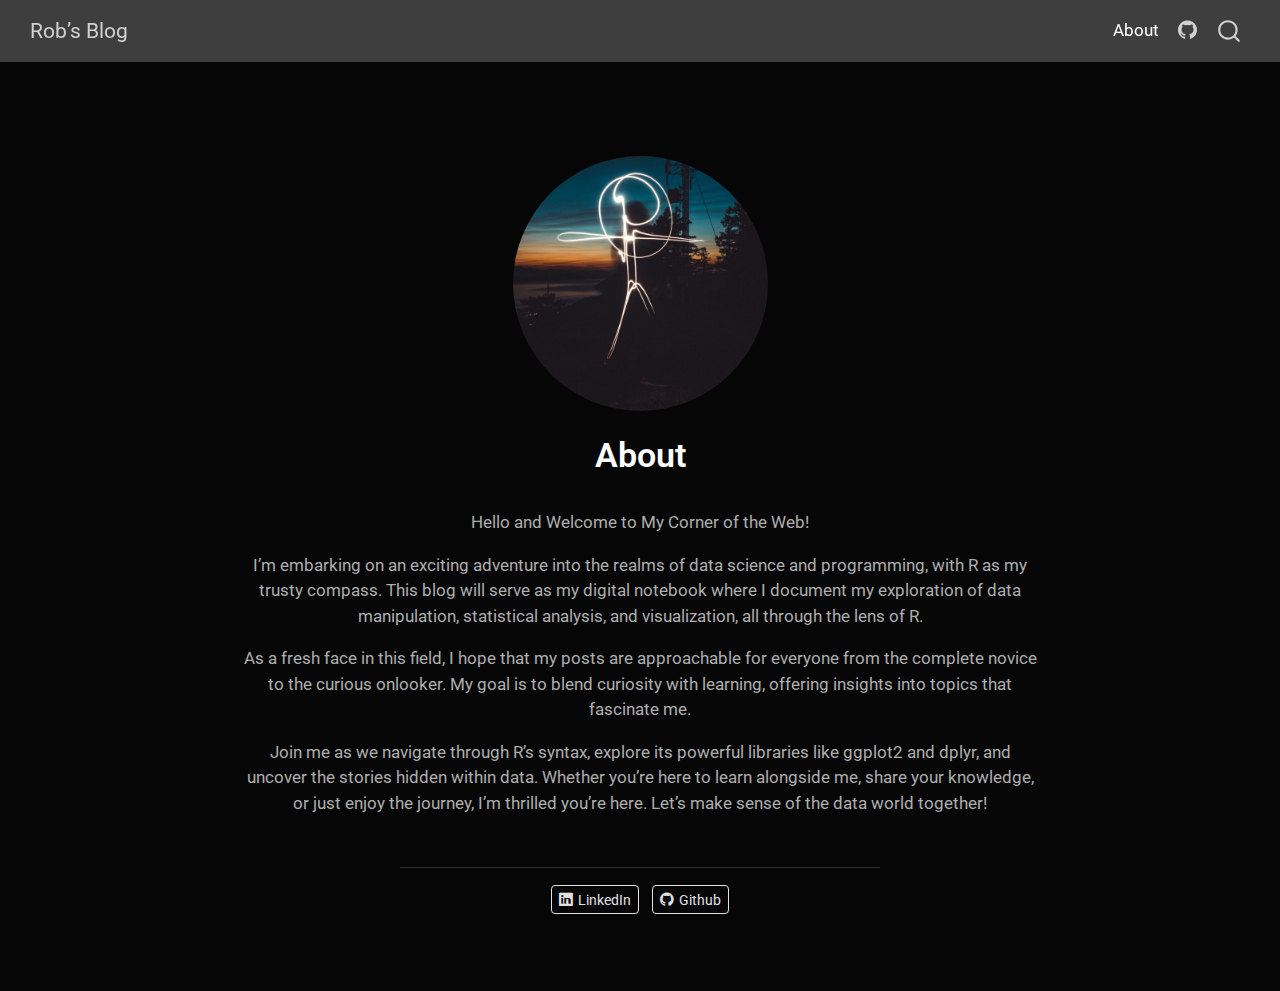
<file: docs/about.html>
<!DOCTYPE html>
<html xmlns="http://www.w3.org/1999/xhtml" lang="en" xml:lang="en"><head>

<meta charset="utf-8">
<meta name="generator" content="quarto-1.5.57">

<meta name="viewport" content="width=device-width, initial-scale=1.0, user-scalable=yes">


<title>About – Rob’s Blog</title>
<style>
code{white-space: pre-wrap;}
span.smallcaps{font-variant: small-caps;}
div.columns{display: flex; gap: min(4vw, 1.5em);}
div.column{flex: auto; overflow-x: auto;}
div.hanging-indent{margin-left: 1.5em; text-indent: -1.5em;}
ul.task-list{list-style: none;}
ul.task-list li input[type="checkbox"] {
  width: 0.8em;
  margin: 0 0.8em 0.2em -1em; /* quarto-specific, see https://github.com/quarto-dev/quarto-cli/issues/4556 */ 
  vertical-align: middle;
}
</style>


<script src="site_libs/quarto-nav/quarto-nav.js"></script>
<script src="site_libs/quarto-nav/headroom.min.js"></script>
<script src="site_libs/clipboard/clipboard.min.js"></script>
<script src="site_libs/quarto-search/autocomplete.umd.js"></script>
<script src="site_libs/quarto-search/fuse.min.js"></script>
<script src="site_libs/quarto-search/quarto-search.js"></script>
<meta name="quarto:offset" content="./">
<script src="site_libs/quarto-html/quarto.js"></script>
<script src="site_libs/quarto-html/popper.min.js"></script>
<script src="site_libs/quarto-html/tippy.umd.min.js"></script>
<link href="site_libs/quarto-html/tippy.css" rel="stylesheet">
<link href="site_libs/quarto-html/quarto-syntax-highlighting-dark.css" rel="stylesheet" id="quarto-text-highlighting-styles">
<script src="site_libs/bootstrap/bootstrap.min.js"></script>
<link href="site_libs/bootstrap/bootstrap-icons.css" rel="stylesheet">
<link href="site_libs/bootstrap/bootstrap.min.css" rel="stylesheet" id="quarto-bootstrap" data-mode="dark">
<script id="quarto-search-options" type="application/json">{
  "location": "navbar",
  "copy-button": false,
  "collapse-after": 3,
  "panel-placement": "end",
  "type": "overlay",
  "limit": 50,
  "keyboard-shortcut": [
    "f",
    "/",
    "s"
  ],
  "show-item-context": false,
  "language": {
    "search-no-results-text": "No results",
    "search-matching-documents-text": "matching documents",
    "search-copy-link-title": "Copy link to search",
    "search-hide-matches-text": "Hide additional matches",
    "search-more-match-text": "more match in this document",
    "search-more-matches-text": "more matches in this document",
    "search-clear-button-title": "Clear",
    "search-text-placeholder": "",
    "search-detached-cancel-button-title": "Cancel",
    "search-submit-button-title": "Submit",
    "search-label": "Search"
  }
}</script>


<link rel="stylesheet" href="styles.css">
</head>

<body class="nav-fixed fullcontent">

<div id="quarto-search-results"></div>
  <header id="quarto-header" class="headroom fixed-top">
    <nav class="navbar navbar-expand-lg " data-bs-theme="dark">
      <div class="navbar-container container-fluid">
      <div class="navbar-brand-container mx-auto">
    <a class="navbar-brand" href="./index.html">
    <span class="navbar-title">Rob’s Blog</span>
    </a>
  </div>
            <div id="quarto-search" class="" title="Search"></div>
          <button class="navbar-toggler" type="button" data-bs-toggle="collapse" data-bs-target="#navbarCollapse" aria-controls="navbarCollapse" role="menu" aria-expanded="false" aria-label="Toggle navigation" onclick="if (window.quartoToggleHeadroom) { window.quartoToggleHeadroom(); }">
  <span class="navbar-toggler-icon"></span>
</button>
          <div class="collapse navbar-collapse" id="navbarCollapse">
            <ul class="navbar-nav navbar-nav-scroll ms-auto">
  <li class="nav-item">
    <a class="nav-link active" href="./about.html" aria-current="page"> 
<span class="menu-text">About</span></a>
  </li>  
  <li class="nav-item compact">
    <a class="nav-link" href="https://github.com/FranklinTheTank"> <i class="bi bi-github" role="img">
</i> 
<span class="menu-text"></span></a>
  </li>  
</ul>
          </div> <!-- /navcollapse -->
            <div class="quarto-navbar-tools">
</div>
      </div> <!-- /container-fluid -->
    </nav>
</header>
<!-- content -->
<div id="quarto-content" class="quarto-container page-columns page-rows-contents page-layout-article page-navbar">
<!-- sidebar -->
<!-- margin-sidebar -->
    
<!-- main -->
<div class="quarto-about-jolla">
  <img src="profile.jpg" class="about-image
  round " style="height: 15em; width: 15em;">
 <header id="title-block-header" class="quarto-title-block default">
<div class="quarto-title">
<h1 class="title">About</h1>
</div>
<div class="quarto-title-meta">
  </div>
</header><main class="content" id="quarto-document-content">
<p>Hello and Welcome to My Corner of the Web!</p>
<p>I’m embarking on an exciting adventure into the realms of data science and programming, with R as my trusty compass. This blog will serve as my digital notebook where I document my exploration of data manipulation, statistical analysis, and visualization, all through the lens of R.</p>
<p>As a fresh face in this field, I hope that my posts are approachable for everyone from the complete novice to the curious onlooker. My goal is to blend curiosity with learning, offering insights into topics that fascinate me.</p>
<p>Join me as we navigate through R’s syntax, explore its powerful libraries like ggplot2 and dplyr, and uncover the stories hidden within data. Whether you’re here to learn alongside me, share your knowledge, or just enjoy the journey, I’m thrilled you’re here. Let’s make sense of the data world together!</p>


</main> 
  <hr class="about-sep">
   <div class="about-links">
  <a href="https://linkedin.com" class="about-link" rel="" target="">
    <i class="bi bi-linkedin"></i>
     <span class="about-link-text">LinkedIn</span>
  </a>
  <a href="https://github.com/FranklinTheTank" class="about-link" rel="" target="">
    <i class="bi bi-github"></i>
     <span class="about-link-text">Github</span>
  </a>
</div>
</div>
 <!-- /main -->
<script id="quarto-html-after-body" type="application/javascript">
window.document.addEventListener("DOMContentLoaded", function (event) {
  const toggleBodyColorMode = (bsSheetEl) => {
    const mode = bsSheetEl.getAttribute("data-mode");
    const bodyEl = window.document.querySelector("body");
    if (mode === "dark") {
      bodyEl.classList.add("quarto-dark");
      bodyEl.classList.remove("quarto-light");
    } else {
      bodyEl.classList.add("quarto-light");
      bodyEl.classList.remove("quarto-dark");
    }
  }
  const toggleBodyColorPrimary = () => {
    const bsSheetEl = window.document.querySelector("link#quarto-bootstrap");
    if (bsSheetEl) {
      toggleBodyColorMode(bsSheetEl);
    }
  }
  toggleBodyColorPrimary();  
  const isCodeAnnotation = (el) => {
    for (const clz of el.classList) {
      if (clz.startsWith('code-annotation-')) {                     
        return true;
      }
    }
    return false;
  }
  const onCopySuccess = function(e) {
    // button target
    const button = e.trigger;
    // don't keep focus
    button.blur();
    // flash "checked"
    button.classList.add('code-copy-button-checked');
    var currentTitle = button.getAttribute("title");
    button.setAttribute("title", "Copied!");
    let tooltip;
    if (window.bootstrap) {
      button.setAttribute("data-bs-toggle", "tooltip");
      button.setAttribute("data-bs-placement", "left");
      button.setAttribute("data-bs-title", "Copied!");
      tooltip = new bootstrap.Tooltip(button, 
        { trigger: "manual", 
          customClass: "code-copy-button-tooltip",
          offset: [0, -8]});
      tooltip.show();    
    }
    setTimeout(function() {
      if (tooltip) {
        tooltip.hide();
        button.removeAttribute("data-bs-title");
        button.removeAttribute("data-bs-toggle");
        button.removeAttribute("data-bs-placement");
      }
      button.setAttribute("title", currentTitle);
      button.classList.remove('code-copy-button-checked');
    }, 1000);
    // clear code selection
    e.clearSelection();
  }
  const getTextToCopy = function(trigger) {
      const codeEl = trigger.previousElementSibling.cloneNode(true);
      for (const childEl of codeEl.children) {
        if (isCodeAnnotation(childEl)) {
          childEl.remove();
        }
      }
      return codeEl.innerText;
  }
  const clipboard = new window.ClipboardJS('.code-copy-button:not([data-in-quarto-modal])', {
    text: getTextToCopy
  });
  clipboard.on('success', onCopySuccess);
  if (window.document.getElementById('quarto-embedded-source-code-modal')) {
    // For code content inside modals, clipBoardJS needs to be initialized with a container option
    // TODO: Check when it could be a function (https://github.com/zenorocha/clipboard.js/issues/860)
    const clipboardModal = new window.ClipboardJS('.code-copy-button[data-in-quarto-modal]', {
      text: getTextToCopy,
      container: window.document.getElementById('quarto-embedded-source-code-modal')
    });
    clipboardModal.on('success', onCopySuccess);
  }
    var localhostRegex = new RegExp(/^(?:http|https):\/\/localhost\:?[0-9]*\//);
    var mailtoRegex = new RegExp(/^mailto:/);
      var filterRegex = new RegExp('/' + window.location.host + '/');
    var isInternal = (href) => {
        return filterRegex.test(href) || localhostRegex.test(href) || mailtoRegex.test(href);
    }
    // Inspect non-navigation links and adorn them if external
 	var links = window.document.querySelectorAll('a[href]:not(.nav-link):not(.navbar-brand):not(.toc-action):not(.sidebar-link):not(.sidebar-item-toggle):not(.pagination-link):not(.no-external):not([aria-hidden]):not(.dropdown-item):not(.quarto-navigation-tool):not(.about-link)');
    for (var i=0; i<links.length; i++) {
      const link = links[i];
      if (!isInternal(link.href)) {
        // undo the damage that might have been done by quarto-nav.js in the case of
        // links that we want to consider external
        if (link.dataset.originalHref !== undefined) {
          link.href = link.dataset.originalHref;
        }
      }
    }
  function tippyHover(el, contentFn, onTriggerFn, onUntriggerFn) {
    const config = {
      allowHTML: true,
      maxWidth: 500,
      delay: 100,
      arrow: false,
      appendTo: function(el) {
          return el.parentElement;
      },
      interactive: true,
      interactiveBorder: 10,
      theme: 'quarto',
      placement: 'bottom-start',
    };
    if (contentFn) {
      config.content = contentFn;
    }
    if (onTriggerFn) {
      config.onTrigger = onTriggerFn;
    }
    if (onUntriggerFn) {
      config.onUntrigger = onUntriggerFn;
    }
    window.tippy(el, config); 
  }
  const noterefs = window.document.querySelectorAll('a[role="doc-noteref"]');
  for (var i=0; i<noterefs.length; i++) {
    const ref = noterefs[i];
    tippyHover(ref, function() {
      // use id or data attribute instead here
      let href = ref.getAttribute('data-footnote-href') || ref.getAttribute('href');
      try { href = new URL(href).hash; } catch {}
      const id = href.replace(/^#\/?/, "");
      const note = window.document.getElementById(id);
      if (note) {
        return note.innerHTML;
      } else {
        return "";
      }
    });
  }
  const xrefs = window.document.querySelectorAll('a.quarto-xref');
  const processXRef = (id, note) => {
    // Strip column container classes
    const stripColumnClz = (el) => {
      el.classList.remove("page-full", "page-columns");
      if (el.children) {
        for (const child of el.children) {
          stripColumnClz(child);
        }
      }
    }
    stripColumnClz(note)
    if (id === null || id.startsWith('sec-')) {
      // Special case sections, only their first couple elements
      const container = document.createElement("div");
      if (note.children && note.children.length > 2) {
        container.appendChild(note.children[0].cloneNode(true));
        for (let i = 1; i < note.children.length; i++) {
          const child = note.children[i];
          if (child.tagName === "P" && child.innerText === "") {
            continue;
          } else {
            container.appendChild(child.cloneNode(true));
            break;
          }
        }
        if (window.Quarto?.typesetMath) {
          window.Quarto.typesetMath(container);
        }
        return container.innerHTML
      } else {
        if (window.Quarto?.typesetMath) {
          window.Quarto.typesetMath(note);
        }
        return note.innerHTML;
      }
    } else {
      // Remove any anchor links if they are present
      const anchorLink = note.querySelector('a.anchorjs-link');
      if (anchorLink) {
        anchorLink.remove();
      }
      if (window.Quarto?.typesetMath) {
        window.Quarto.typesetMath(note);
      }
      // TODO in 1.5, we should make sure this works without a callout special case
      if (note.classList.contains("callout")) {
        return note.outerHTML;
      } else {
        return note.innerHTML;
      }
    }
  }
  for (var i=0; i<xrefs.length; i++) {
    const xref = xrefs[i];
    tippyHover(xref, undefined, function(instance) {
      instance.disable();
      let url = xref.getAttribute('href');
      let hash = undefined; 
      if (url.startsWith('#')) {
        hash = url;
      } else {
        try { hash = new URL(url).hash; } catch {}
      }
      if (hash) {
        const id = hash.replace(/^#\/?/, "");
        const note = window.document.getElementById(id);
        if (note !== null) {
          try {
            const html = processXRef(id, note.cloneNode(true));
            instance.setContent(html);
          } finally {
            instance.enable();
            instance.show();
          }
        } else {
          // See if we can fetch this
          fetch(url.split('#')[0])
          .then(res => res.text())
          .then(html => {
            const parser = new DOMParser();
            const htmlDoc = parser.parseFromString(html, "text/html");
            const note = htmlDoc.getElementById(id);
            if (note !== null) {
              const html = processXRef(id, note);
              instance.setContent(html);
            } 
          }).finally(() => {
            instance.enable();
            instance.show();
          });
        }
      } else {
        // See if we can fetch a full url (with no hash to target)
        // This is a special case and we should probably do some content thinning / targeting
        fetch(url)
        .then(res => res.text())
        .then(html => {
          const parser = new DOMParser();
          const htmlDoc = parser.parseFromString(html, "text/html");
          const note = htmlDoc.querySelector('main.content');
          if (note !== null) {
            // This should only happen for chapter cross references
            // (since there is no id in the URL)
            // remove the first header
            if (note.children.length > 0 && note.children[0].tagName === "HEADER") {
              note.children[0].remove();
            }
            const html = processXRef(null, note);
            instance.setContent(html);
          } 
        }).finally(() => {
          instance.enable();
          instance.show();
        });
      }
    }, function(instance) {
    });
  }
      let selectedAnnoteEl;
      const selectorForAnnotation = ( cell, annotation) => {
        let cellAttr = 'data-code-cell="' + cell + '"';
        let lineAttr = 'data-code-annotation="' +  annotation + '"';
        const selector = 'span[' + cellAttr + '][' + lineAttr + ']';
        return selector;
      }
      const selectCodeLines = (annoteEl) => {
        const doc = window.document;
        const targetCell = annoteEl.getAttribute("data-target-cell");
        const targetAnnotation = annoteEl.getAttribute("data-target-annotation");
        const annoteSpan = window.document.querySelector(selectorForAnnotation(targetCell, targetAnnotation));
        const lines = annoteSpan.getAttribute("data-code-lines").split(",");
        const lineIds = lines.map((line) => {
          return targetCell + "-" + line;
        })
        let top = null;
        let height = null;
        let parent = null;
        if (lineIds.length > 0) {
            //compute the position of the single el (top and bottom and make a div)
            const el = window.document.getElementById(lineIds[0]);
            top = el.offsetTop;
            height = el.offsetHeight;
            parent = el.parentElement.parentElement;
          if (lineIds.length > 1) {
            const lastEl = window.document.getElementById(lineIds[lineIds.length - 1]);
            const bottom = lastEl.offsetTop + lastEl.offsetHeight;
            height = bottom - top;
          }
          if (top !== null && height !== null && parent !== null) {
            // cook up a div (if necessary) and position it 
            let div = window.document.getElementById("code-annotation-line-highlight");
            if (div === null) {
              div = window.document.createElement("div");
              div.setAttribute("id", "code-annotation-line-highlight");
              div.style.position = 'absolute';
              parent.appendChild(div);
            }
            div.style.top = top - 2 + "px";
            div.style.height = height + 4 + "px";
            div.style.left = 0;
            let gutterDiv = window.document.getElementById("code-annotation-line-highlight-gutter");
            if (gutterDiv === null) {
              gutterDiv = window.document.createElement("div");
              gutterDiv.setAttribute("id", "code-annotation-line-highlight-gutter");
              gutterDiv.style.position = 'absolute';
              const codeCell = window.document.getElementById(targetCell);
              const gutter = codeCell.querySelector('.code-annotation-gutter');
              gutter.appendChild(gutterDiv);
            }
            gutterDiv.style.top = top - 2 + "px";
            gutterDiv.style.height = height + 4 + "px";
          }
          selectedAnnoteEl = annoteEl;
        }
      };
      const unselectCodeLines = () => {
        const elementsIds = ["code-annotation-line-highlight", "code-annotation-line-highlight-gutter"];
        elementsIds.forEach((elId) => {
          const div = window.document.getElementById(elId);
          if (div) {
            div.remove();
          }
        });
        selectedAnnoteEl = undefined;
      };
        // Handle positioning of the toggle
    window.addEventListener(
      "resize",
      throttle(() => {
        elRect = undefined;
        if (selectedAnnoteEl) {
          selectCodeLines(selectedAnnoteEl);
        }
      }, 10)
    );
    function throttle(fn, ms) {
    let throttle = false;
    let timer;
      return (...args) => {
        if(!throttle) { // first call gets through
            fn.apply(this, args);
            throttle = true;
        } else { // all the others get throttled
            if(timer) clearTimeout(timer); // cancel #2
            timer = setTimeout(() => {
              fn.apply(this, args);
              timer = throttle = false;
            }, ms);
        }
      };
    }
      // Attach click handler to the DT
      const annoteDls = window.document.querySelectorAll('dt[data-target-cell]');
      for (const annoteDlNode of annoteDls) {
        annoteDlNode.addEventListener('click', (event) => {
          const clickedEl = event.target;
          if (clickedEl !== selectedAnnoteEl) {
            unselectCodeLines();
            const activeEl = window.document.querySelector('dt[data-target-cell].code-annotation-active');
            if (activeEl) {
              activeEl.classList.remove('code-annotation-active');
            }
            selectCodeLines(clickedEl);
            clickedEl.classList.add('code-annotation-active');
          } else {
            // Unselect the line
            unselectCodeLines();
            clickedEl.classList.remove('code-annotation-active');
          }
        });
      }
  const findCites = (el) => {
    const parentEl = el.parentElement;
    if (parentEl) {
      const cites = parentEl.dataset.cites;
      if (cites) {
        return {
          el,
          cites: cites.split(' ')
        };
      } else {
        return findCites(el.parentElement)
      }
    } else {
      return undefined;
    }
  };
  var bibliorefs = window.document.querySelectorAll('a[role="doc-biblioref"]');
  for (var i=0; i<bibliorefs.length; i++) {
    const ref = bibliorefs[i];
    const citeInfo = findCites(ref);
    if (citeInfo) {
      tippyHover(citeInfo.el, function() {
        var popup = window.document.createElement('div');
        citeInfo.cites.forEach(function(cite) {
          var citeDiv = window.document.createElement('div');
          citeDiv.classList.add('hanging-indent');
          citeDiv.classList.add('csl-entry');
          var biblioDiv = window.document.getElementById('ref-' + cite);
          if (biblioDiv) {
            citeDiv.innerHTML = biblioDiv.innerHTML;
          }
          popup.appendChild(citeDiv);
        });
        return popup.innerHTML;
      });
    }
  }
});
</script>
</div> <!-- /content -->




</body></html>
</file>
<file: docs/site_libs/quarto-html/tippy.css>
.tippy-box[data-animation=fade][data-state=hidden]{opacity:0}[data-tippy-root]{max-width:calc(100vw - 10px)}.tippy-box{position:relative;background-color:#333;color:#fff;border-radius:4px;font-size:14px;line-height:1.4;white-space:normal;outline:0;transition-property:transform,visibility,opacity}.tippy-box[data-placement^=top]>.tippy-arrow{bottom:0}.tippy-box[data-placement^=top]>.tippy-arrow:before{bottom:-7px;left:0;border-width:8px 8px 0;border-top-color:initial;transform-origin:center top}.tippy-box[data-placement^=bottom]>.tippy-arrow{top:0}.tippy-box[data-placement^=bottom]>.tippy-arrow:before{top:-7px;left:0;border-width:0 8px 8px;border-bottom-color:initial;transform-origin:center bottom}.tippy-box[data-placement^=left]>.tippy-arrow{right:0}.tippy-box[data-placement^=left]>.tippy-arrow:before{border-width:8px 0 8px 8px;border-left-color:initial;right:-7px;transform-origin:center left}.tippy-box[data-placement^=right]>.tippy-arrow{left:0}.tippy-box[data-placement^=right]>.tippy-arrow:before{left:-7px;border-width:8px 8px 8px 0;border-right-color:initial;transform-origin:center right}.tippy-box[data-inertia][data-state=visible]{transition-timing-function:cubic-bezier(.54,1.5,.38,1.11)}.tippy-arrow{width:16px;height:16px;color:#333}.tippy-arrow:before{content:"";position:absolute;border-color:transparent;border-style:solid}.tippy-content{position:relative;padding:5px 9px;z-index:1}
</file>
<file: docs/site_libs/quarto-html/quarto-syntax-highlighting-dark.css>
/* quarto syntax highlight colors */
:root {
  --quarto-hl-al-color: #f07178;
  --quarto-hl-an-color: #d4d0ab;
  --quarto-hl-at-color: #00e0e0;
  --quarto-hl-bn-color: #d4d0ab;
  --quarto-hl-bu-color: #abe338;
  --quarto-hl-ch-color: #abe338;
  --quarto-hl-co-color: #f8f8f2;
  --quarto-hl-cv-color: #ffd700;
  --quarto-hl-cn-color: #ffd700;
  --quarto-hl-cf-color: #ffa07a;
  --quarto-hl-dt-color: #ffa07a;
  --quarto-hl-dv-color: #d4d0ab;
  --quarto-hl-do-color: #f8f8f2;
  --quarto-hl-er-color: #f07178;
  --quarto-hl-ex-color: #00e0e0;
  --quarto-hl-fl-color: #d4d0ab;
  --quarto-hl-fu-color: #ffa07a;
  --quarto-hl-im-color: #abe338;
  --quarto-hl-in-color: #d4d0ab;
  --quarto-hl-kw-color: #ffa07a;
  --quarto-hl-op-color: #ffa07a;
  --quarto-hl-ot-color: #00e0e0;
  --quarto-hl-pp-color: #dcc6e0;
  --quarto-hl-re-color: #00e0e0;
  --quarto-hl-sc-color: #abe338;
  --quarto-hl-ss-color: #abe338;
  --quarto-hl-st-color: #abe338;
  --quarto-hl-va-color: #00e0e0;
  --quarto-hl-vs-color: #abe338;
  --quarto-hl-wa-color: #dcc6e0;
}

/* other quarto variables */
:root {
  --quarto-font-monospace: SFMono-Regular, Menlo, Monaco, Consolas, "Liberation Mono", "Courier New", monospace;
}

code span.al {
  background-color: #2a0f15;
  font-weight: bold;
  color: #f07178;
}

code span.an {
  color: #d4d0ab;
}

code span.at {
  color: #00e0e0;
}

code span.bn {
  color: #d4d0ab;
}

code span.bu {
  color: #abe338;
}

code span.ch {
  color: #abe338;
}

code span.co {
  font-style: italic;
  color: #f8f8f2;
}

code span.cv {
  color: #ffd700;
}

code span.cn {
  color: #ffd700;
}

code span.cf {
  font-weight: bold;
  color: #ffa07a;
}

code span.dt {
  color: #ffa07a;
}

code span.dv {
  color: #d4d0ab;
}

code span.do {
  color: #f8f8f2;
}

code span.er {
  color: #f07178;
  text-decoration: underline;
}

code span.ex {
  font-weight: bold;
  color: #00e0e0;
}

code span.fl {
  color: #d4d0ab;
}

code span.fu {
  color: #ffa07a;
}

code span.im {
  color: #abe338;
}

code span.in {
  color: #d4d0ab;
}

code span.kw {
  font-weight: bold;
  color: #ffa07a;
}

pre > code.sourceCode > span {
  color: #f8f8f2;
}

code span {
  color: #f8f8f2;
}

code.sourceCode > span {
  color: #f8f8f2;
}

div.sourceCode,
div.sourceCode pre.sourceCode {
  color: #f8f8f2;
}

code span.op {
  color: #ffa07a;
}

code span.ot {
  color: #00e0e0;
}

code span.pp {
  color: #dcc6e0;
}

code span.re {
  background-color: #f8f8f2;
  color: #00e0e0;
}

code span.sc {
  color: #abe338;
}

code span.ss {
  color: #abe338;
}

code span.st {
  color: #abe338;
}

code span.va {
  color: #00e0e0;
}

code span.vs {
  color: #abe338;
}

code span.wa {
  color: #dcc6e0;
}

.prevent-inlining {
  content: "</";
}

/*# sourceMappingURL=935a306eefa94366c21e1a970dddb765.css.map */
</file>
<file: docs/styles.css>
/* css styles */
</file>
